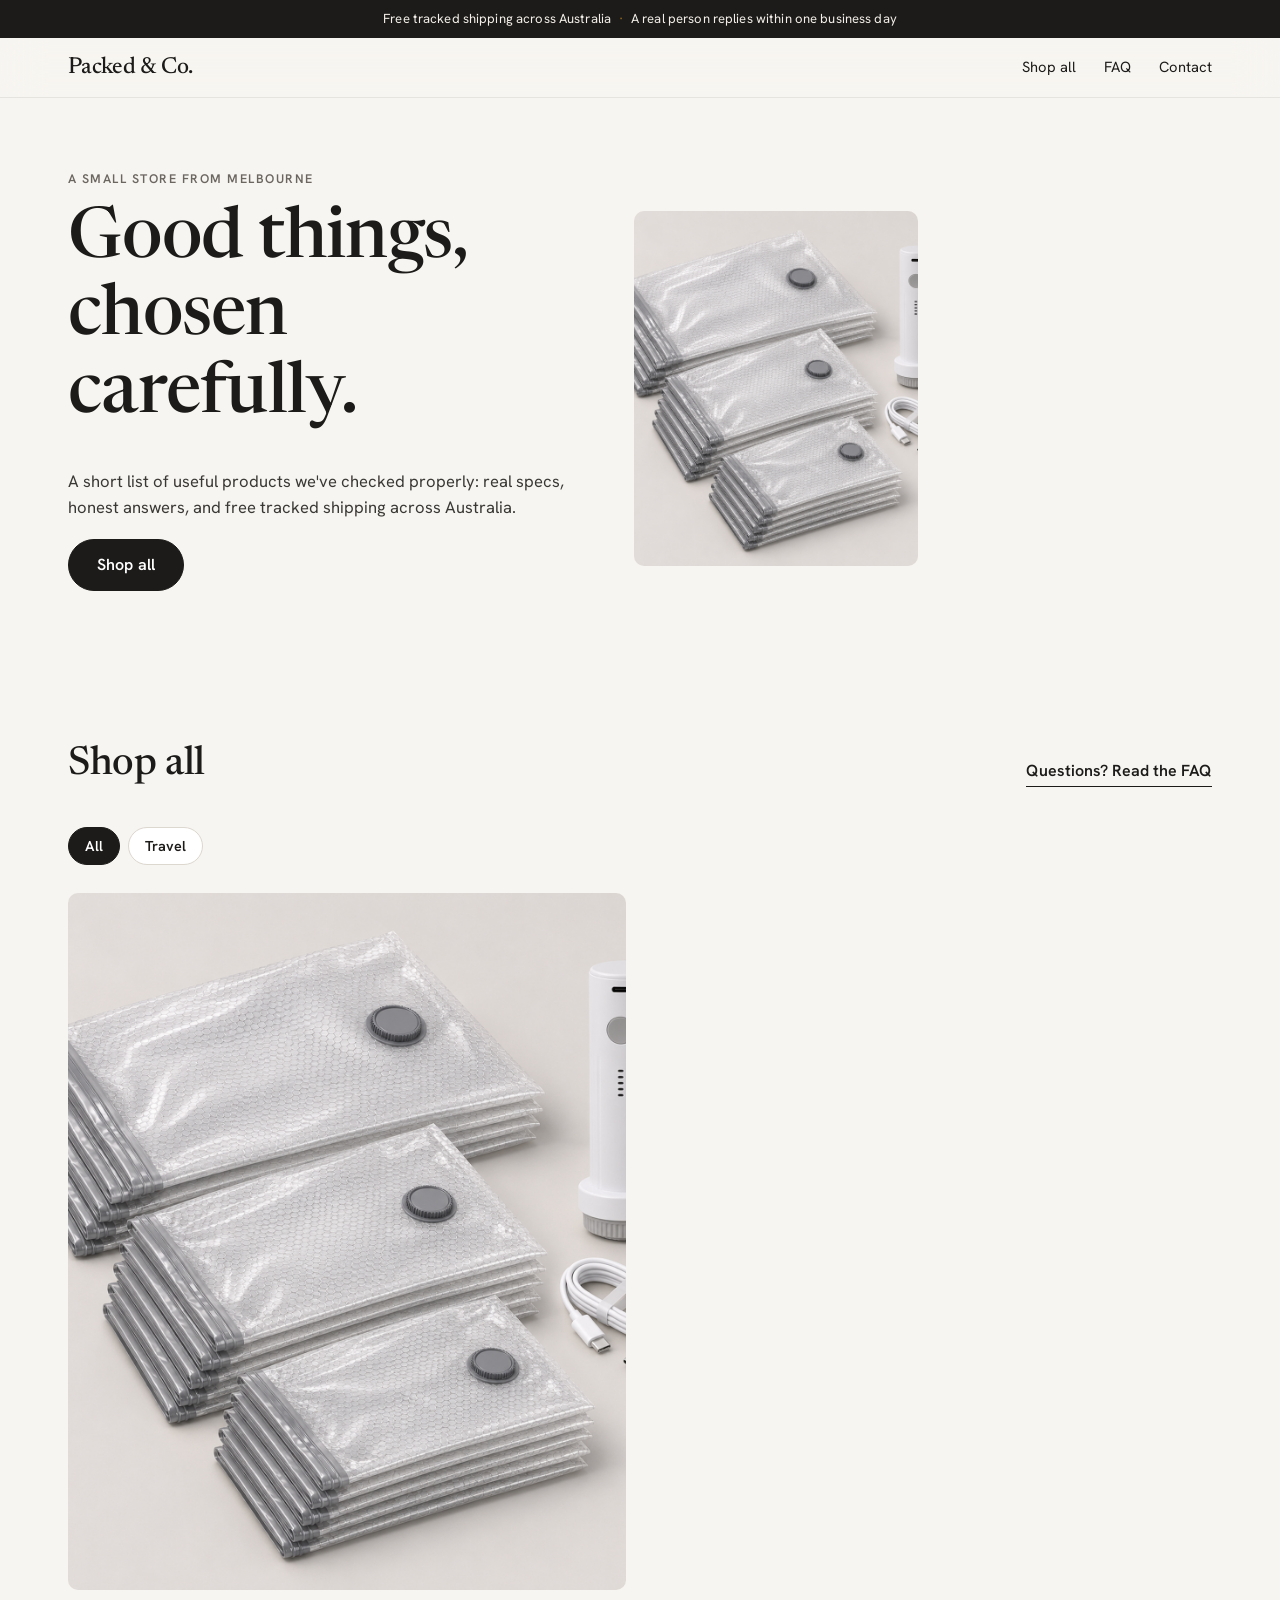
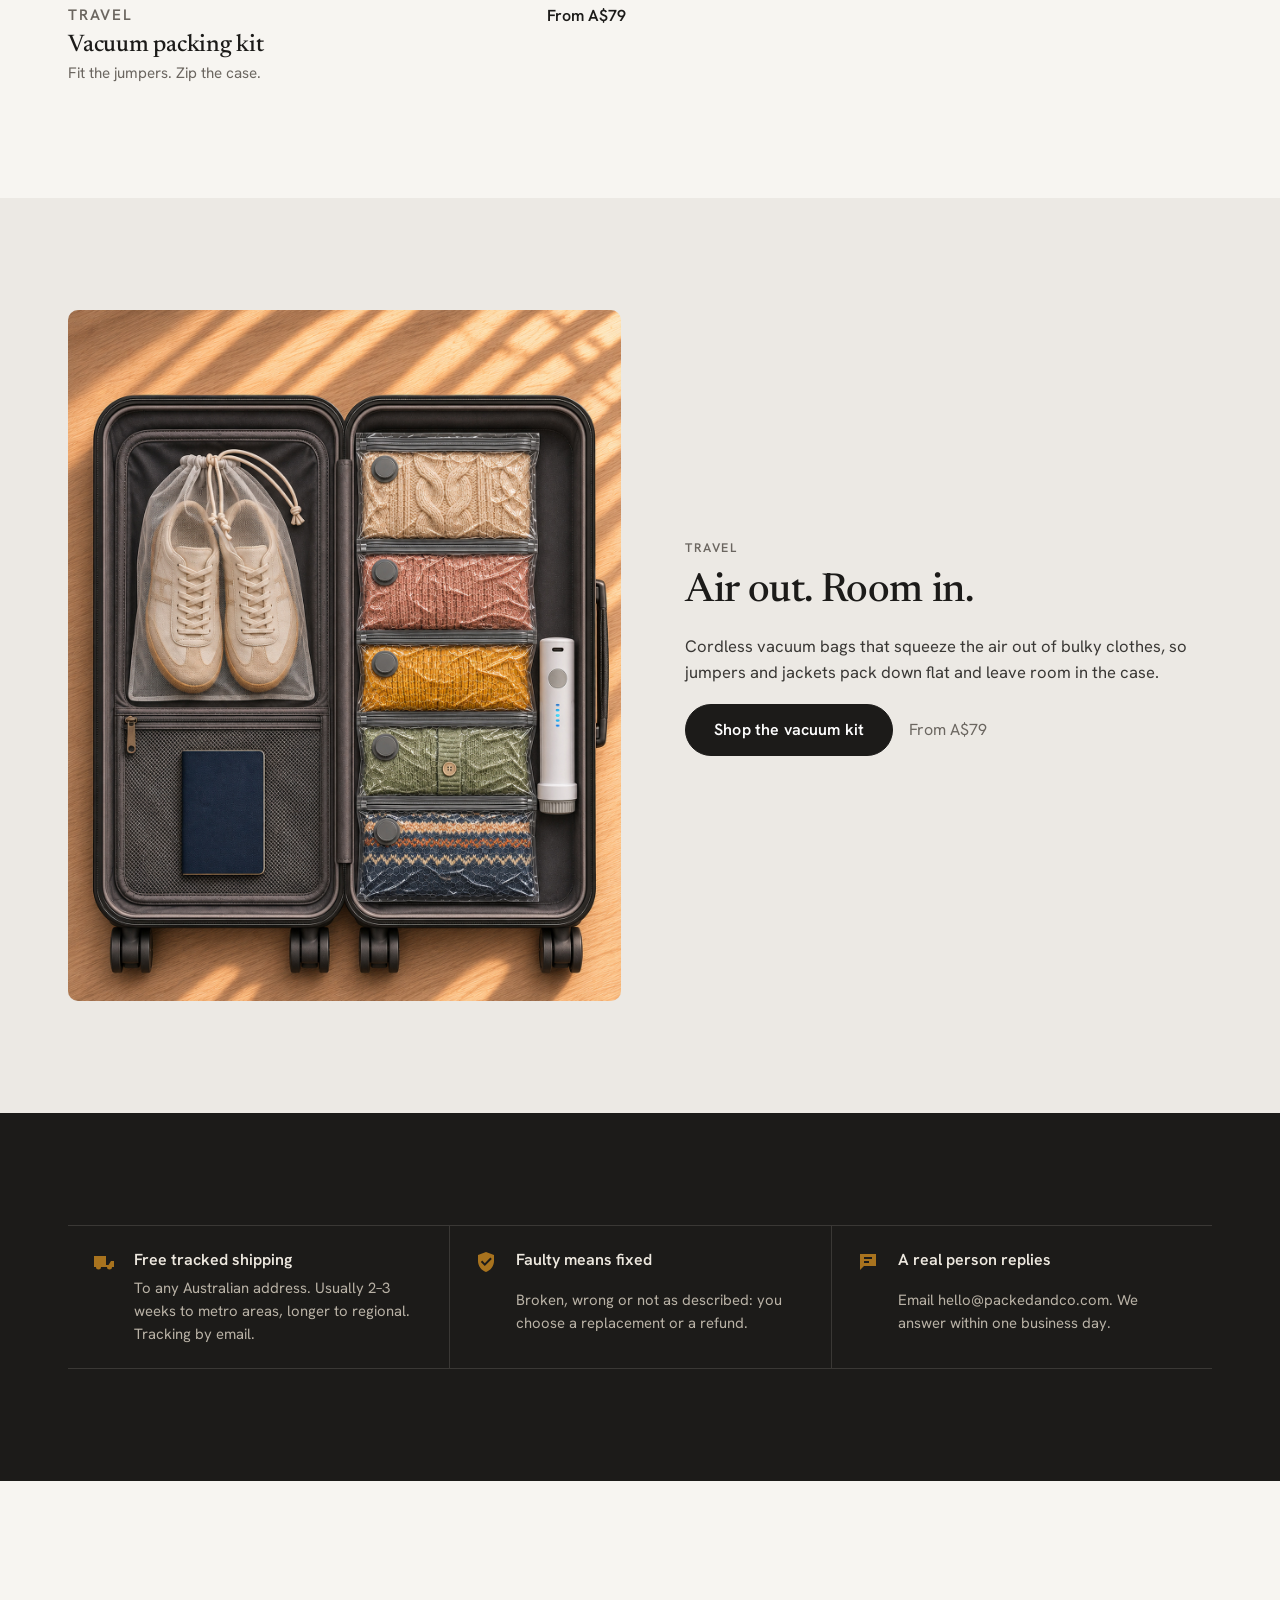
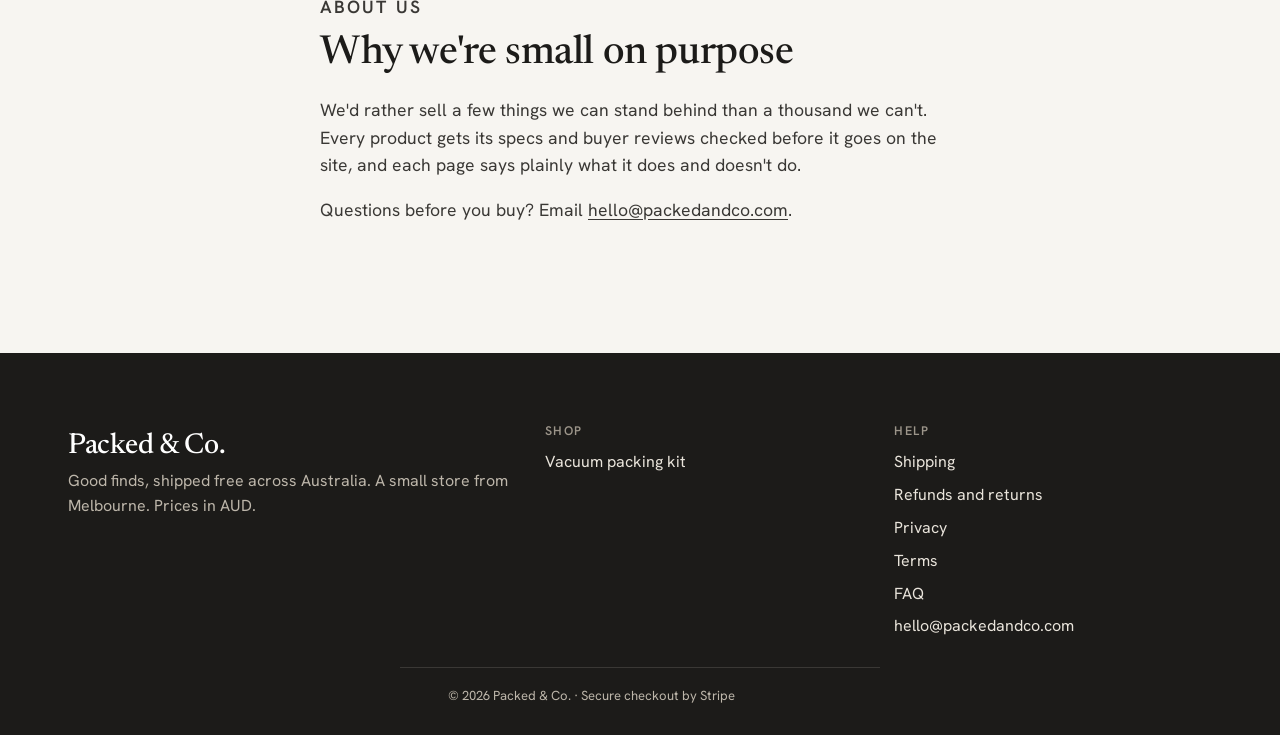
<file: index.html>
<!doctype html>
<html lang="en-AU">
<head>
<meta charset="utf-8">
<meta name="viewport" content="width=device-width, initial-scale=1, viewport-fit=cover">
<title>Packed &amp; Co. | Good finds, shipped free across Australia.</title>
<meta name="description" content="Good finds, shipped free across Australia.">
<link rel="canonical" href="https://packedandco.com/">
<meta property="og:type" content="website">
<meta property="og:site_name" content="Packed &amp; Co.">
<meta property="og:title" content="Packed &amp; Co. | Good finds, shipped free across Australia.">
<meta property="og:description" content="Good finds, shipped free across Australia.">
<meta property="og:url" content="https://packedandco.com/">
<meta property="og:image" content="https://packedandco.com/assets/lifestyle/hero-suitcase.jpg">
<meta name="twitter:card" content="summary_large_image">
<meta name="theme-color" content="#F7F5F1">
<link rel="preconnect" href="https://fonts.googleapis.com">
<link rel="preconnect" href="https://fonts.gstatic.com" crossorigin>
<link href="https://fonts.googleapis.com/css2?family=Hanken+Grotesk:wght@400;500;600;700&family=Newsreader:opsz,wght@6..72,400;6..72,500&display=swap" rel="stylesheet">
<link rel="stylesheet" href="/assets/style.css?v=1795769807">
<script>document.documentElement.classList.add('js')</script>
<script>window.PACKED_TRACK={"metaPixelId":"","clarityId":"","currency":"AUD","items":{"p01-s":{"id":"P01","name":"Vacuum packing kit (Starter)","value":79},"p01-t":{"id":"P01","name":"Vacuum packing kit (Traveller)","value":99},"p01-2t":{"id":"P01","name":"Vacuum packing kit (2\u00d7 Traveller)","value":179}}};</script>

</head>
<body>
<a class="skip" href="#main">Skip to content</a>
<div class="announce"><span>Free tracked shipping across Australia</span><span>A real person replies within one business day</span></div>
<header class="top"><div class="top-in">
  <a class="brand" href="/">Packed &amp; Co.</a>
  <nav aria-label="Main"><a href="/#shop">Shop all</a><a href="/faq.html">FAQ</a><a href="mailto:hello@packedandco.com">Contact</a></nav>
</div></header>
<main id="main">

<section class="home-hero"><div class="wrap home-hero-in">
  <div class="rv">
    <p class="eyebrow">A small store from Melbourne</p>
    <h1>Good things, chosen carefully.</h1>
    <p class="lede">A short list of useful products we&#x27;ve checked properly: real specs, honest answers, and free tracked shipping across Australia.</p>
    <p><a class="btn" href="#shop">Shop all</a></p>
  </div>
  <div class="mosaic"><div class="mosaic-tile rv" style="--d:0"><img src="/assets/products/vacuum-packing-kit/studio-kit.jpg" alt="The Traveller kit: clear vacuum bags in three sizes, the white cordless pump and a USB-C cable" width="1600" height="1600" fetchpriority="high" decoding="async"></div></div>
</div></section>

<section class="section" id="shop"><div class="wrap">
  <div class="section-head rv"><h2>Shop all</h2><a class="link-arrow" href="/faq.html">Questions? Read the FAQ</a></div>
  <nav class="chips" aria-label="Categories"><a href="/#shop" aria-current="page">All</a><a href="/category/travel.html" style="--cat:#4F6352">Travel</a></nav>
  <div class="cards"><a class="card rv" style="--d:0;--cat:#4F6352" href="/products/vacuum-packing-kit.html">
      <div class="card-img"><img src="/assets/products/vacuum-packing-kit/studio-kit.jpg" alt="The Traveller kit: clear vacuum bags in three sizes, the white cordless pump and a USB-C cable" width="1600" height="1600" loading="lazy" decoding="async"></div>
      <div class="card-body"><div><p class="eyebrow cat">Travel</p><h3>Vacuum packing kit</h3><p>Fit the jumpers. Zip the case.</p></div><span class="card-price">From A$79</span></div>
    </a></div>
</div></section>

<section class="section band"><div class="wrap split">
  <div class="split-img rv"><img src="/assets/products/vacuum-packing-kit/lifestyle-suitcase.jpg" alt="An open carry-on with five vacuum-flat bags of knits, a pair of sneakers and the white cordless pump" width="1280" height="1600" loading="lazy" decoding="async"></div>
  <div class="rv" style="--d:1">
    <p class="eyebrow">Travel</p>
    <h2>Air out. Room in.</h2>
    <p class="lede">Cordless vacuum bags that squeeze the air out of bulky clothes, so jumpers and jackets pack down flat and leave room in the case.</p>
    <p><a class="btn" href="/products/vacuum-packing-kit.html">Shop the vacuum kit</a> <span class="muted" style="margin-left:12px">From A$79</span></p>
  </div>
</div></section>

<section class="section night"><div class="wrap rv"><ul class="promises">
  <li><svg viewBox="0 0 24 24" aria-hidden="true"><path d="M2 6h12v9h2.5l2.5-4h3v6h-2a2.5 2.5 0 0 1-5 0H9a2.5 2.5 0 0 1-5 0H2z" fill="currentColor"/></svg><strong>Free tracked shipping</strong><span>To any Australian address. Usually 2–3 weeks to metro areas, longer to regional. Tracking by email.</span></li>
  <li><svg viewBox="0 0 24 24" aria-hidden="true"><path d="M12 2 4 5v6c0 5 3.4 9.4 8 11 4.6-1.6 8-6 8-11V5zm-1.2 14-4-4 1.4-1.4 2.6 2.6 5.6-5.6L17.8 9z" fill="currentColor"/></svg><strong>Faulty means fixed</strong><span>Broken, wrong or not as described: you choose a replacement or a refund.</span></li>
  <li><svg viewBox="0 0 24 24" aria-hidden="true"><path d="M4 4h16v12H8l-4 4zm4 5h8V7H8zm0 4h5v-2H8z" fill="currentColor"/></svg><strong>A real person replies</strong><span>Email hello@packedandco.com. We answer within one business day.</span></li>
</ul></div></section>

<section class="section"><div class="wrap about rv">
  <p class="eyebrow">About us</p>
  <h2>Why we're small on purpose</h2>
  <p>We'd rather sell a few things we can stand behind than a thousand we can't. Every product gets its specs and buyer reviews checked before it goes on the site, and each page says plainly what it does and doesn't do.</p>
  <p>Questions before you buy? Email <a href="mailto:hello@packedandco.com">hello@packedandco.com</a>.</p>
</div></section>

</main>
<footer class="foot">
  <div class="foot-in">
    <div><a class="brand" href="/">Packed &amp; Co.</a><p>Good finds, shipped free across Australia. A small store from Melbourne. Prices in AUD.</p></div>
    <div><h2>Shop</h2><nav aria-label="Shop footer"><a href="/products/vacuum-packing-kit.html">Vacuum packing kit</a></nav></div>
    <div><h2>Help</h2><nav aria-label="Help"><a href="/policies/shipping.html">Shipping</a><a href="/policies/refunds-returns.html">Refunds and returns</a><a href="/policies/privacy.html">Privacy</a><a href="/policies/terms.html">Terms</a><a href="/faq.html">FAQ</a><a href="mailto:hello@packedandco.com">hello@packedandco.com</a></nav></div>
  </div>
  <p class="foot-base">© 2026 Packed &amp; Co. · Secure checkout by Stripe</p>
</footer>
<script src="/assets/store.js?v=1795769807" defer></script>
<script src="/assets/track.js?v=1795769807" defer></script>
</body>
</html>
</file>
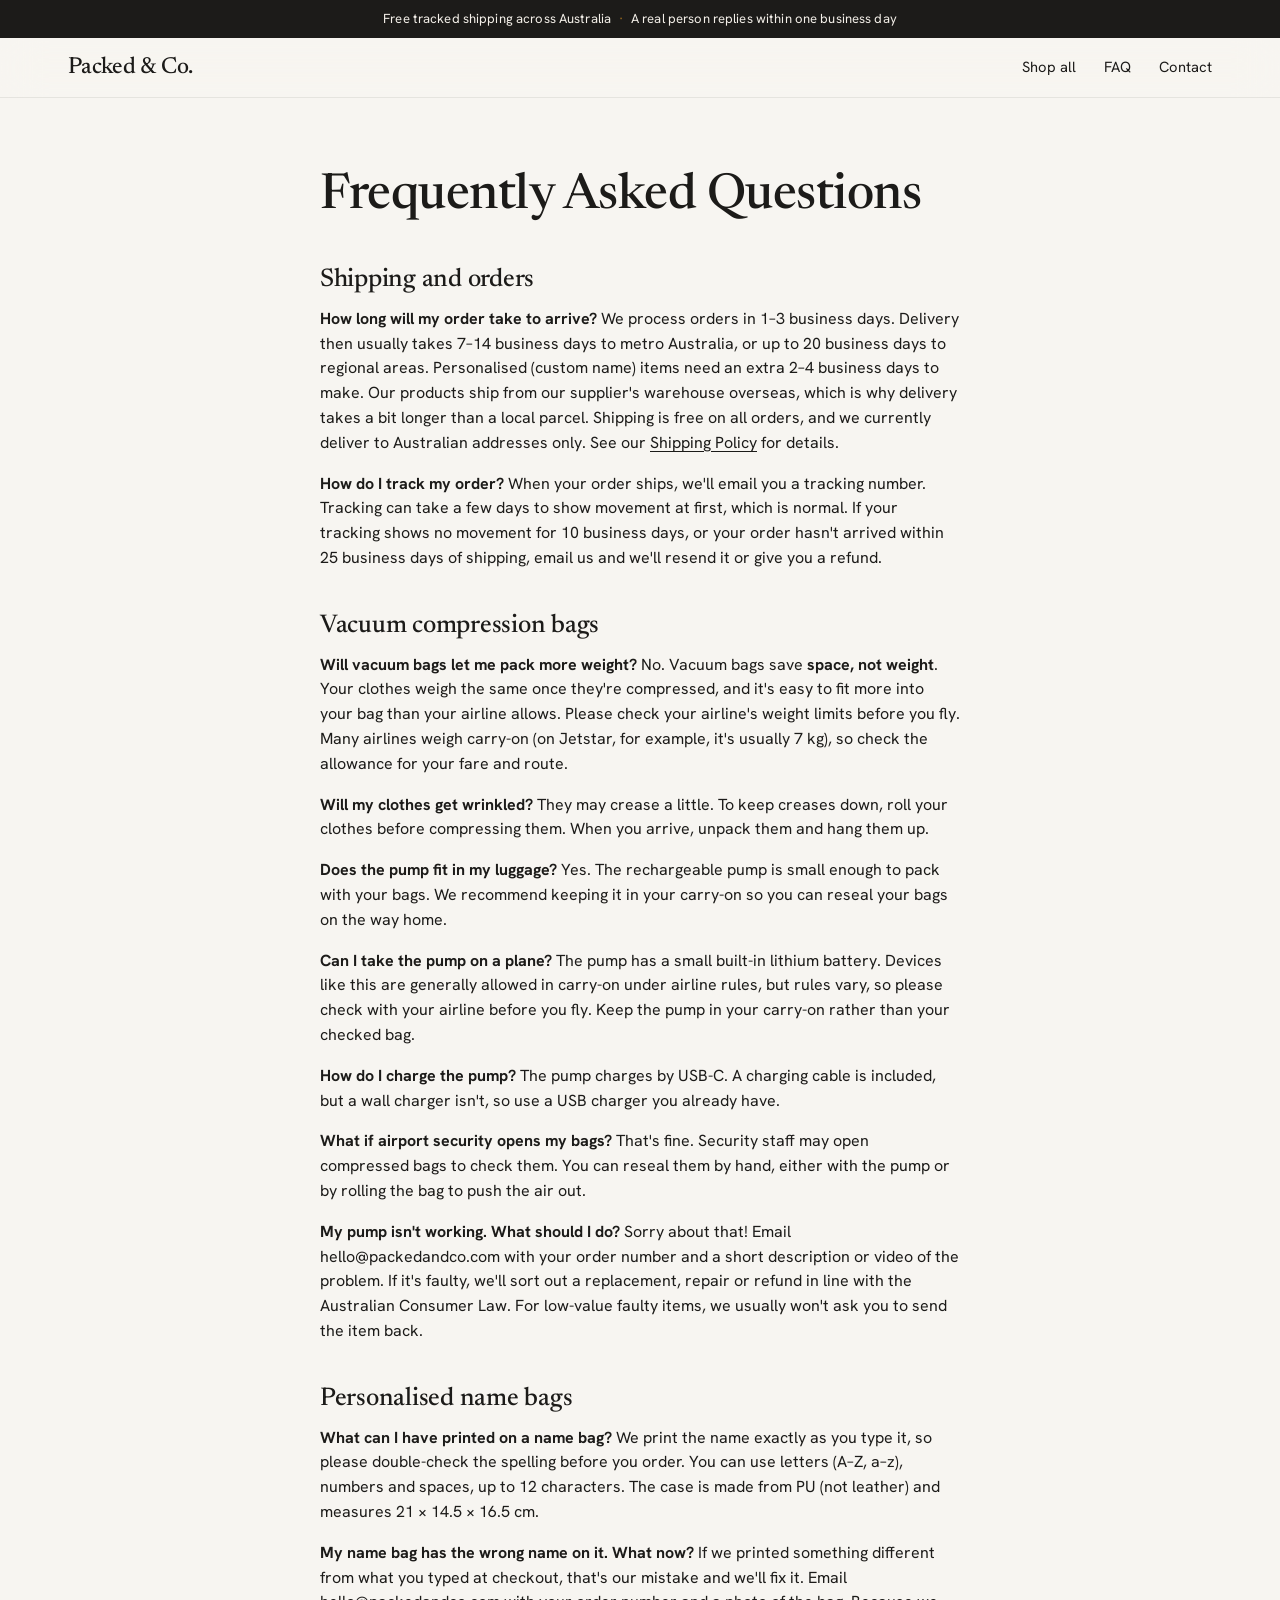
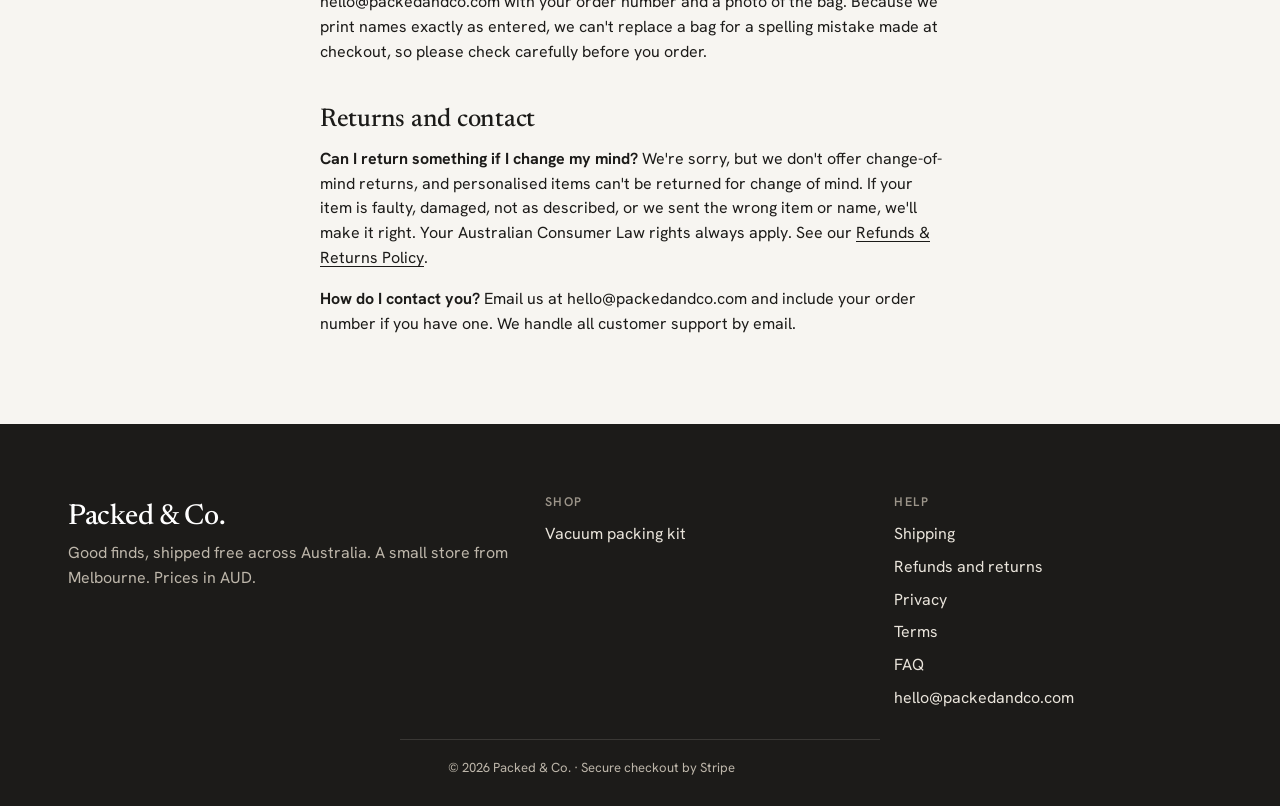
<file: faq.html>
<!doctype html>
<html lang="en-AU">
<head>
<meta charset="utf-8">
<meta name="viewport" content="width=device-width, initial-scale=1, viewport-fit=cover">
<title>FAQ | Packed &amp; Co.</title>
<meta name="description" content="Good finds, shipped free across Australia.">
<link rel="canonical" href="https://packedandco.com/faq.html">
<meta property="og:type" content="website">
<meta property="og:site_name" content="Packed &amp; Co.">
<meta property="og:title" content="FAQ | Packed &amp; Co.">
<meta property="og:description" content="Good finds, shipped free across Australia.">
<meta property="og:url" content="https://packedandco.com/faq.html">
<meta property="og:image" content="https://packedandco.com/assets/lifestyle/hero-suitcase.jpg">
<meta name="twitter:card" content="summary_large_image">
<meta name="theme-color" content="#F7F5F1">
<link rel="preconnect" href="https://fonts.googleapis.com">
<link rel="preconnect" href="https://fonts.gstatic.com" crossorigin>
<link href="https://fonts.googleapis.com/css2?family=Hanken+Grotesk:wght@400;500;600;700&family=Newsreader:opsz,wght@6..72,400;6..72,500&display=swap" rel="stylesheet">
<link rel="stylesheet" href="/assets/style.css?v=1795769807">
<script>document.documentElement.classList.add('js')</script>
<script>window.PACKED_TRACK={"metaPixelId":"","clarityId":"","currency":"AUD","items":{"p01-s":{"id":"P01","name":"Vacuum packing kit (Starter)","value":79},"p01-t":{"id":"P01","name":"Vacuum packing kit (Traveller)","value":99},"p01-2t":{"id":"P01","name":"Vacuum packing kit (2\u00d7 Traveller)","value":179}}};</script>

</head>
<body>
<a class="skip" href="#main">Skip to content</a>
<div class="announce"><span>Free tracked shipping across Australia</span><span>A real person replies within one business day</span></div>
<header class="top"><div class="top-in">
  <a class="brand" href="/">Packed &amp; Co.</a>
  <nav aria-label="Main"><a href="/#shop">Shop all</a><a href="/faq.html">FAQ</a><a href="mailto:hello@packedandco.com">Contact</a></nav>
</div></header>
<main id="main">
<article class="prose"><h1>Frequently Asked Questions</h1>
<h2>Shipping and orders</h2>
<p><strong>How long will my order take to arrive?</strong> We process orders in 1–3 business days. Delivery then usually takes 7–14 business days to metro Australia, or up to 20 business days to regional areas. Personalised (custom name) items need an extra 2–4 business days to make. Our products ship from our supplier's warehouse overseas, which is why delivery takes a bit longer than a local parcel. Shipping is free on all orders, and we currently deliver to Australian addresses only. See our <a href="/policies/shipping.html">Shipping Policy</a> for details.</p>
<p><strong>How do I track my order?</strong> When your order ships, we'll email you a tracking number. Tracking can take a few days to show movement at first, which is normal. If your tracking shows no movement for 10 business days, or your order hasn't arrived within 25 business days of shipping, email us and we'll resend it or give you a refund.</p>
<h2>Vacuum compression bags</h2>
<p><strong>Will vacuum bags let me pack more weight?</strong> No. Vacuum bags save <strong>space, not weight</strong>. Your clothes weigh the same once they're compressed, and it's easy to fit more into your bag than your airline allows. Please check your airline's weight limits before you fly. Many airlines weigh carry-on (on Jetstar, for example, it's usually 7 kg), so check the allowance for your fare and route.</p>
<p><strong>Will my clothes get wrinkled?</strong> They may crease a little. To keep creases down, roll your clothes before compressing them. When you arrive, unpack them and hang them up.</p>
<p><strong>Does the pump fit in my luggage?</strong> Yes. The rechargeable pump is small enough to pack with your bags. We recommend keeping it in your carry-on so you can reseal your bags on the way home.</p>
<p><strong>Can I take the pump on a plane?</strong> The pump has a small built-in lithium battery. Devices like this are generally allowed in carry-on under airline rules, but rules vary, so please check with your airline before you fly. Keep the pump in your carry-on rather than your checked bag.</p>
<p><strong>How do I charge the pump?</strong> The pump charges by USB-C. A charging cable is included, but a wall charger isn't, so use a USB charger you already have.</p>
<p><strong>What if airport security opens my bags?</strong> That's fine. Security staff may open compressed bags to check them. You can reseal them by hand, either with the pump or by rolling the bag to push the air out.</p>
<p><strong>My pump isn't working. What should I do?</strong> Sorry about that! Email hello@packedandco.com with your order number and a short description or video of the problem. If it's faulty, we'll sort out a replacement, repair or refund in line with the Australian Consumer Law. For low-value faulty items, we usually won't ask you to send the item back.</p>
<h2>Personalised name bags</h2>
<p><strong>What can I have printed on a name bag?</strong> We print the name exactly as you type it, so please double-check the spelling before you order. You can use letters (A–Z, a–z), numbers and spaces, up to 12 characters. The case is made from PU (not leather) and measures 21 × 14.5 × 16.5 cm.</p>
<p><strong>My name bag has the wrong name on it. What now?</strong> If we printed something different from what you typed at checkout, that's our mistake and we'll fix it. Email hello@packedandco.com with your order number and a photo of the bag. Because we print names exactly as entered, we can't replace a bag for a spelling mistake made at checkout, so please check carefully before you order.</p>
<h2>Returns and contact</h2>
<p><strong>Can I return something if I change my mind?</strong> We're sorry, but we don't offer change-of-mind returns, and personalised items can't be returned for change of mind. If your item is faulty, damaged, not as described, or we sent the wrong item or name, we'll make it right. Your Australian Consumer Law rights always apply. See our <a href="/policies/refunds-returns.html">Refunds &amp; Returns Policy</a>.</p>
<p><strong>How do I contact you?</strong> Email us at hello@packedandco.com and include your order number if you have one. We handle all customer support by email.</p></article>
</main>
<footer class="foot">
  <div class="foot-in">
    <div><a class="brand" href="/">Packed &amp; Co.</a><p>Good finds, shipped free across Australia. A small store from Melbourne. Prices in AUD.</p></div>
    <div><h2>Shop</h2><nav aria-label="Shop footer"><a href="/products/vacuum-packing-kit.html">Vacuum packing kit</a></nav></div>
    <div><h2>Help</h2><nav aria-label="Help"><a href="/policies/shipping.html">Shipping</a><a href="/policies/refunds-returns.html">Refunds and returns</a><a href="/policies/privacy.html">Privacy</a><a href="/policies/terms.html">Terms</a><a href="/faq.html">FAQ</a><a href="mailto:hello@packedandco.com">hello@packedandco.com</a></nav></div>
  </div>
  <p class="foot-base">© 2026 Packed &amp; Co. · Secure checkout by Stripe</p>
</footer>
<script src="/assets/store.js?v=1795769807" defer></script>
<script src="/assets/track.js?v=1795769807" defer></script>
</body>
</html>
</file>
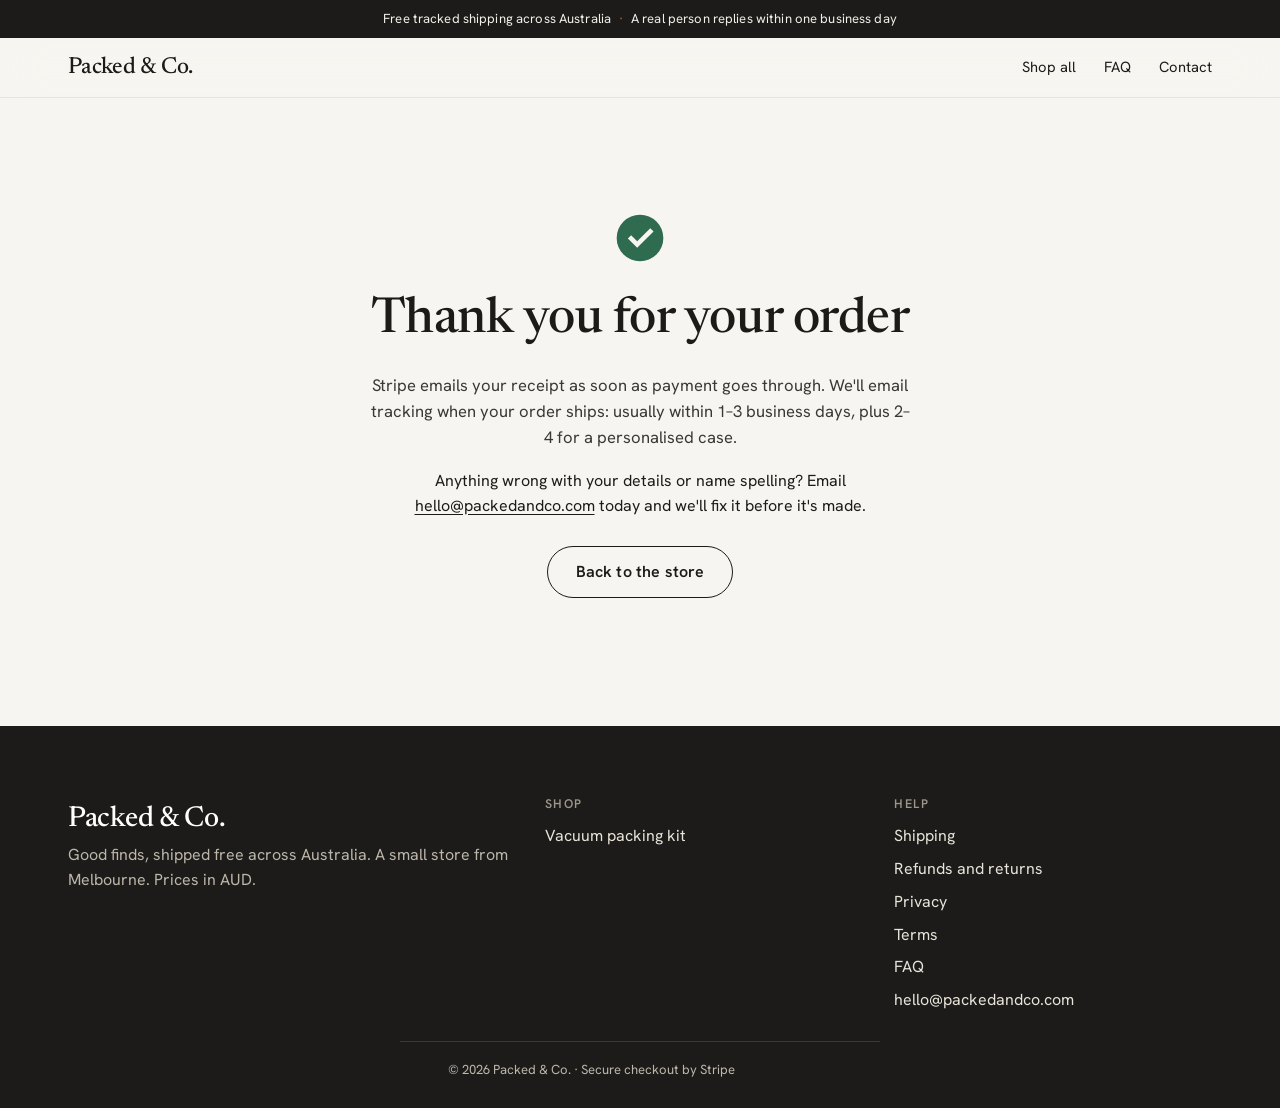
<file: thanks.html>
<!doctype html>
<html lang="en-AU">
<head>
<meta charset="utf-8">
<meta name="viewport" content="width=device-width, initial-scale=1, viewport-fit=cover">
<title>Thank you | Packed &amp; Co.</title>
<meta name="description" content="Order confirmed.">
<link rel="canonical" href="https://packedandco.com/thanks.html">
<meta property="og:type" content="website">
<meta property="og:site_name" content="Packed &amp; Co.">
<meta property="og:title" content="Thank you | Packed &amp; Co.">
<meta property="og:description" content="Order confirmed.">
<meta property="og:url" content="https://packedandco.com/thanks.html">
<meta property="og:image" content="https://packedandco.com/assets/lifestyle/hero-suitcase.jpg">
<meta name="twitter:card" content="summary_large_image">
<meta name="theme-color" content="#F7F5F1">
<link rel="preconnect" href="https://fonts.googleapis.com">
<link rel="preconnect" href="https://fonts.gstatic.com" crossorigin>
<link href="https://fonts.googleapis.com/css2?family=Hanken+Grotesk:wght@400;500;600;700&family=Newsreader:opsz,wght@6..72,400;6..72,500&display=swap" rel="stylesheet">
<link rel="stylesheet" href="/assets/style.css?v=1795769807">
<script>document.documentElement.classList.add('js')</script>
<script>window.PACKED_TRACK={"metaPixelId":"","clarityId":"","currency":"AUD","items":{"p01-s":{"id":"P01","name":"Vacuum packing kit (Starter)","value":79},"p01-t":{"id":"P01","name":"Vacuum packing kit (Traveller)","value":99},"p01-2t":{"id":"P01","name":"Vacuum packing kit (2\u00d7 Traveller)","value":179}}};</script>
<meta name="robots" content="noindex">
</head>
<body data-page="thanks">
<a class="skip" href="#main">Skip to content</a>
<div class="announce"><span>Free tracked shipping across Australia</span><span>A real person replies within one business day</span></div>
<header class="top"><div class="top-in">
  <a class="brand" href="/">Packed &amp; Co.</a>
  <nav aria-label="Main"><a href="/#shop">Shop all</a><a href="/faq.html">FAQ</a><a href="mailto:hello@packedandco.com">Contact</a></nav>
</div></header>
<main id="main">
<section class="thanks">
  <svg class="tick" viewBox="0 0 24 24" aria-hidden="true"><path fill="currentColor" d="M12 2a10 10 0 1 0 0 20 10 10 0 0 0 0-20zm-1.2 14.2-4-4 1.4-1.4 2.6 2.6 5.6-5.6 1.4 1.4z"/></svg>
  <h1>Thank you for your order</h1>
  <p class="lede">Stripe emails your receipt as soon as payment goes through. We'll email tracking when your order ships: usually within 1–3 business days, plus 2–4 for a personalised case.</p>
  <p>Anything wrong with your details or name spelling? Email <a href="mailto:hello@packedandco.com">hello@packedandco.com</a> today and we'll fix it before it's made.</p>
  <p style="margin-top:28px"><a class="btn ghost" href="/">Back to the store</a></p>
</section>
</main>
<footer class="foot">
  <div class="foot-in">
    <div><a class="brand" href="/">Packed &amp; Co.</a><p>Good finds, shipped free across Australia. A small store from Melbourne. Prices in AUD.</p></div>
    <div><h2>Shop</h2><nav aria-label="Shop footer"><a href="/products/vacuum-packing-kit.html">Vacuum packing kit</a></nav></div>
    <div><h2>Help</h2><nav aria-label="Help"><a href="/policies/shipping.html">Shipping</a><a href="/policies/refunds-returns.html">Refunds and returns</a><a href="/policies/privacy.html">Privacy</a><a href="/policies/terms.html">Terms</a><a href="/faq.html">FAQ</a><a href="mailto:hello@packedandco.com">hello@packedandco.com</a></nav></div>
  </div>
  <p class="foot-base">© 2026 Packed &amp; Co. · Secure checkout by Stripe</p>
</footer>
<script src="/assets/store.js?v=1795769807" defer></script>
<script src="/assets/track.js?v=1795769807" defer></script>
</body>
</html>
</file>
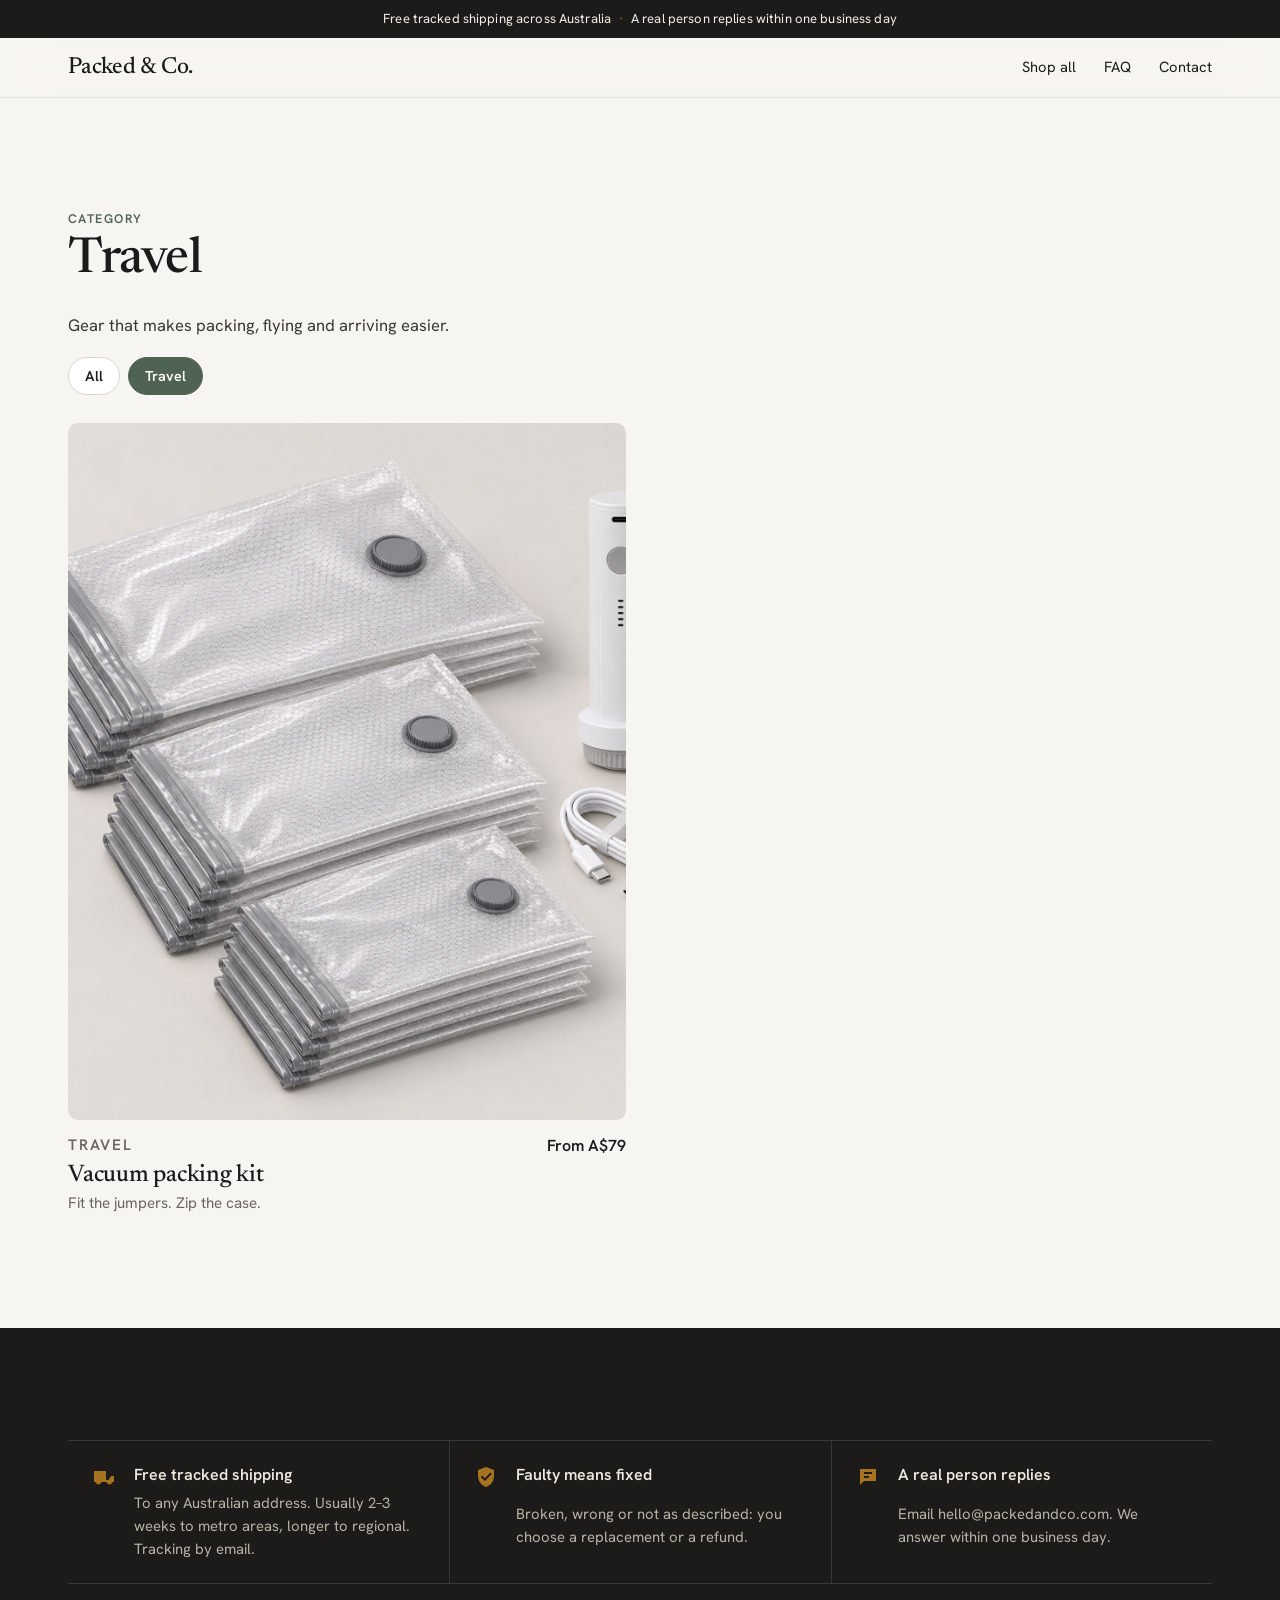
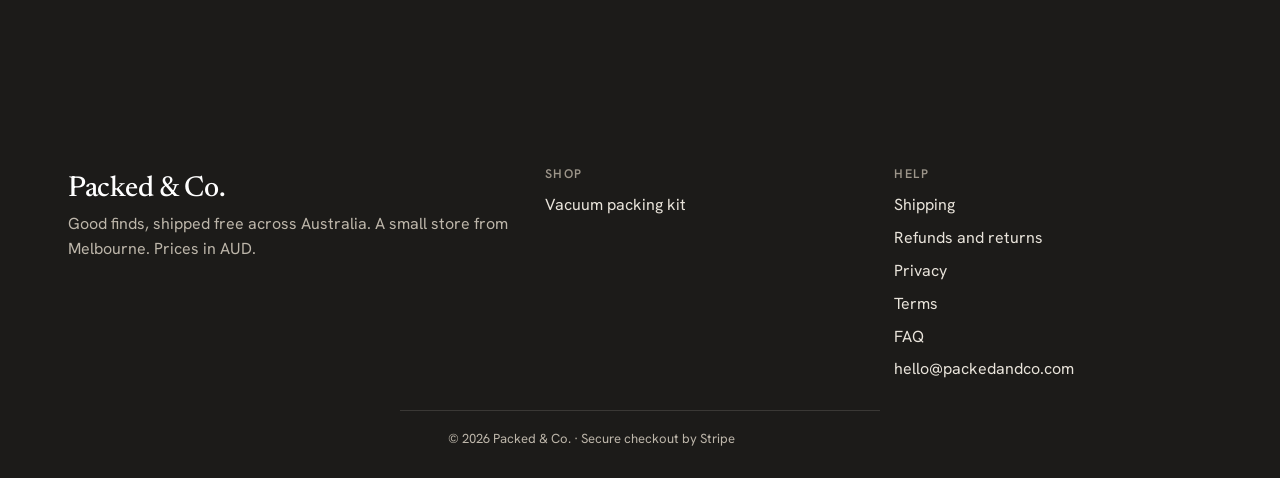
<file: category/travel.html>
<!doctype html>
<html lang="en-AU">
<head>
<meta charset="utf-8">
<meta name="viewport" content="width=device-width, initial-scale=1, viewport-fit=cover">
<title>Travel | Packed &amp; Co.</title>
<meta name="description" content="Gear that makes packing, flying and arriving easier.">
<link rel="canonical" href="https://packedandco.com/category/travel.html">
<meta property="og:type" content="website">
<meta property="og:site_name" content="Packed &amp; Co.">
<meta property="og:title" content="Travel | Packed &amp; Co.">
<meta property="og:description" content="Gear that makes packing, flying and arriving easier.">
<meta property="og:url" content="https://packedandco.com/category/travel.html">
<meta property="og:image" content="https://packedandco.com/assets/lifestyle/hero-suitcase.jpg">
<meta name="twitter:card" content="summary_large_image">
<meta name="theme-color" content="#F7F5F1">
<link rel="preconnect" href="https://fonts.googleapis.com">
<link rel="preconnect" href="https://fonts.gstatic.com" crossorigin>
<link href="https://fonts.googleapis.com/css2?family=Hanken+Grotesk:wght@400;500;600;700&family=Newsreader:opsz,wght@6..72,400;6..72,500&display=swap" rel="stylesheet">
<link rel="stylesheet" href="/assets/style.css?v=1795769807">
<script>document.documentElement.classList.add('js')</script>
<script>window.PACKED_TRACK={"metaPixelId":"","clarityId":"","currency":"AUD","items":{"p01-s":{"id":"P01","name":"Vacuum packing kit (Starter)","value":79},"p01-t":{"id":"P01","name":"Vacuum packing kit (Traveller)","value":99},"p01-2t":{"id":"P01","name":"Vacuum packing kit (2\u00d7 Traveller)","value":179}}};</script>

</head>
<body>
<a class="skip" href="#main">Skip to content</a>
<div class="announce"><span>Free tracked shipping across Australia</span><span>A real person replies within one business day</span></div>
<header class="top"><div class="top-in">
  <a class="brand" href="/">Packed &amp; Co.</a>
  <nav aria-label="Main"><a href="/#shop">Shop all</a><a href="/faq.html">FAQ</a><a href="mailto:hello@packedandco.com">Contact</a></nav>
</div></header>
<main id="main">
<section class="section"><div class="wrap">
  <div class="rv" style="--cat:#4F6352"><p class="eyebrow cat">Category</p><h1>Travel</h1><p class="lede">Gear that makes packing, flying and arriving easier.</p></div>
  <nav class="chips" aria-label="Categories"><a href="/#shop">All</a><a href="/category/travel.html" aria-current="page" style="--cat:#4F6352">Travel</a></nav>
  <div class="cards"><a class="card rv" style="--d:0;--cat:#4F6352" href="/products/vacuum-packing-kit.html">
      <div class="card-img"><img src="/assets/products/vacuum-packing-kit/studio-kit.jpg" alt="The Traveller kit: clear vacuum bags in three sizes, the white cordless pump and a USB-C cable" width="1600" height="1600" loading="lazy" decoding="async"></div>
      <div class="card-body"><div><p class="eyebrow cat">Travel</p><h3>Vacuum packing kit</h3><p>Fit the jumpers. Zip the case.</p></div><span class="card-price">From A$79</span></div>
    </a></div>
</div></section>
<section class="section night"><div class="wrap"><ul class="promises">
  <li><svg viewBox="0 0 24 24" aria-hidden="true"><path d="M2 6h12v9h2.5l2.5-4h3v6h-2a2.5 2.5 0 0 1-5 0H9a2.5 2.5 0 0 1-5 0H2z" fill="currentColor"/></svg><strong>Free tracked shipping</strong><span>To any Australian address. Usually 2–3 weeks to metro areas, longer to regional. Tracking by email.</span></li>
  <li><svg viewBox="0 0 24 24" aria-hidden="true"><path d="M12 2 4 5v6c0 5 3.4 9.4 8 11 4.6-1.6 8-6 8-11V5zm-1.2 14-4-4 1.4-1.4 2.6 2.6 5.6-5.6L17.8 9z" fill="currentColor"/></svg><strong>Faulty means fixed</strong><span>Broken, wrong or not as described: you choose a replacement or a refund.</span></li>
  <li><svg viewBox="0 0 24 24" aria-hidden="true"><path d="M4 4h16v12H8l-4 4zm4 5h8V7H8zm0 4h5v-2H8z" fill="currentColor"/></svg><strong>A real person replies</strong><span>Email hello@packedandco.com. We answer within one business day.</span></li>
</ul></div></section>
</main>
<footer class="foot">
  <div class="foot-in">
    <div><a class="brand" href="/">Packed &amp; Co.</a><p>Good finds, shipped free across Australia. A small store from Melbourne. Prices in AUD.</p></div>
    <div><h2>Shop</h2><nav aria-label="Shop footer"><a href="/products/vacuum-packing-kit.html">Vacuum packing kit</a></nav></div>
    <div><h2>Help</h2><nav aria-label="Help"><a href="/policies/shipping.html">Shipping</a><a href="/policies/refunds-returns.html">Refunds and returns</a><a href="/policies/privacy.html">Privacy</a><a href="/policies/terms.html">Terms</a><a href="/faq.html">FAQ</a><a href="mailto:hello@packedandco.com">hello@packedandco.com</a></nav></div>
  </div>
  <p class="foot-base">© 2026 Packed &amp; Co. · Secure checkout by Stripe</p>
</footer>
<script src="/assets/store.js?v=1795769807" defer></script>
<script src="/assets/track.js?v=1795769807" defer></script>
</body>
</html>
</file>
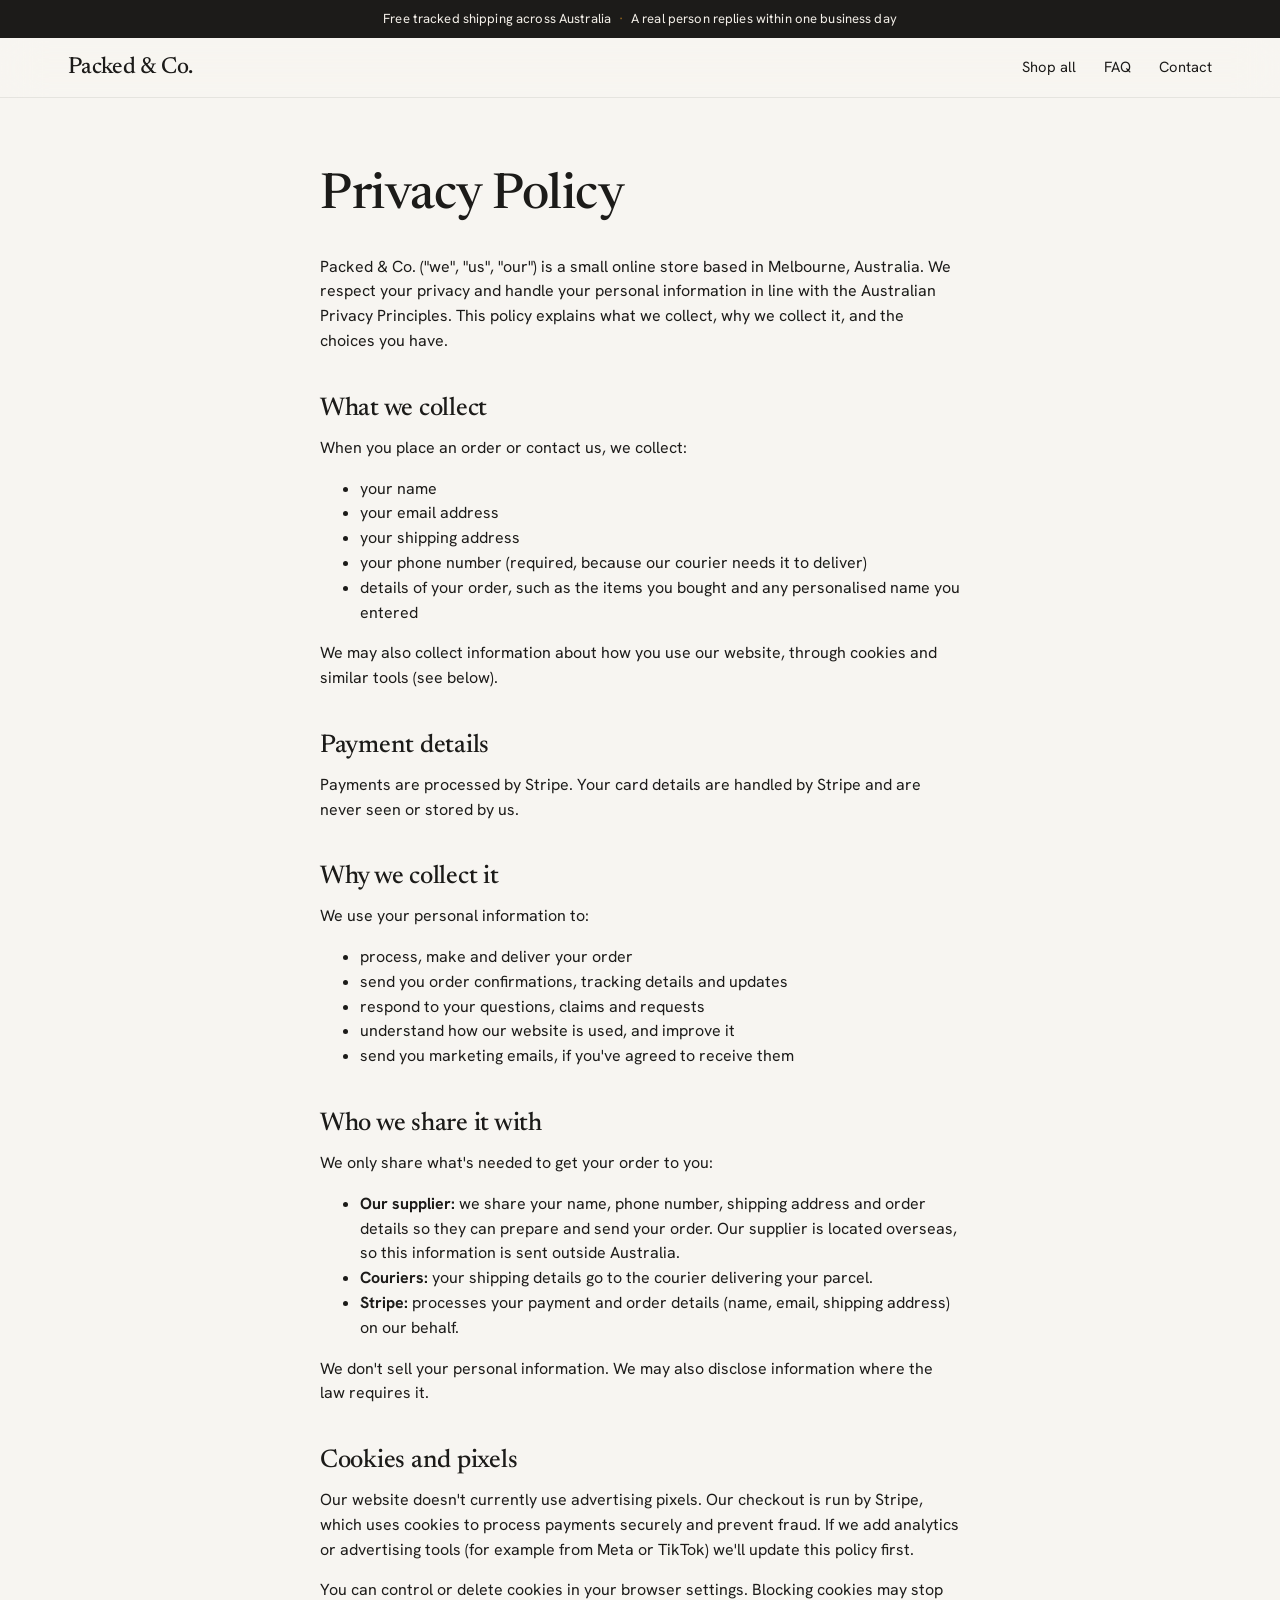
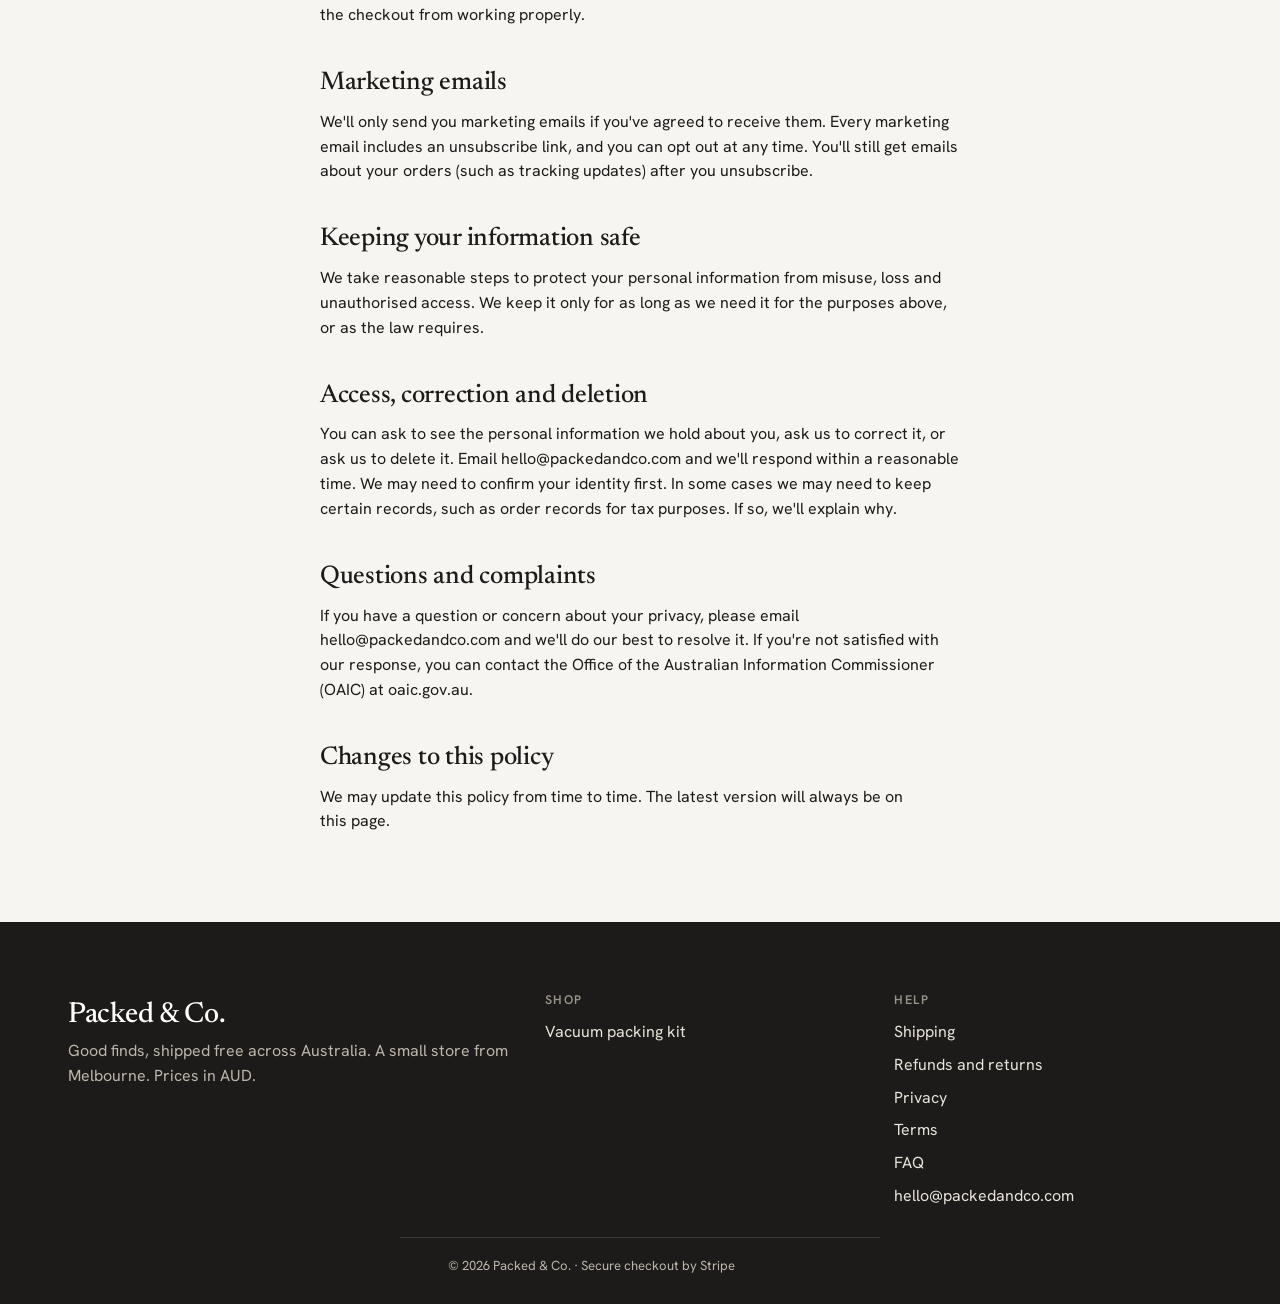
<file: policies/privacy.html>
<!doctype html>
<html lang="en-AU">
<head>
<meta charset="utf-8">
<meta name="viewport" content="width=device-width, initial-scale=1, viewport-fit=cover">
<title>Privacy | Packed &amp; Co.</title>
<meta name="description" content="Good finds, shipped free across Australia.">
<link rel="canonical" href="https://packedandco.com/policies/privacy.html">
<meta property="og:type" content="website">
<meta property="og:site_name" content="Packed &amp; Co.">
<meta property="og:title" content="Privacy | Packed &amp; Co.">
<meta property="og:description" content="Good finds, shipped free across Australia.">
<meta property="og:url" content="https://packedandco.com/policies/privacy.html">
<meta property="og:image" content="https://packedandco.com/assets/lifestyle/hero-suitcase.jpg">
<meta name="twitter:card" content="summary_large_image">
<meta name="theme-color" content="#F7F5F1">
<link rel="preconnect" href="https://fonts.googleapis.com">
<link rel="preconnect" href="https://fonts.gstatic.com" crossorigin>
<link href="https://fonts.googleapis.com/css2?family=Hanken+Grotesk:wght@400;500;600;700&family=Newsreader:opsz,wght@6..72,400;6..72,500&display=swap" rel="stylesheet">
<link rel="stylesheet" href="/assets/style.css?v=1795769807">
<script>document.documentElement.classList.add('js')</script>
<script>window.PACKED_TRACK={"metaPixelId":"","clarityId":"","currency":"AUD","items":{"p01-s":{"id":"P01","name":"Vacuum packing kit (Starter)","value":79},"p01-t":{"id":"P01","name":"Vacuum packing kit (Traveller)","value":99},"p01-2t":{"id":"P01","name":"Vacuum packing kit (2\u00d7 Traveller)","value":179}}};</script>

</head>
<body>
<a class="skip" href="#main">Skip to content</a>
<div class="announce"><span>Free tracked shipping across Australia</span><span>A real person replies within one business day</span></div>
<header class="top"><div class="top-in">
  <a class="brand" href="/">Packed &amp; Co.</a>
  <nav aria-label="Main"><a href="/#shop">Shop all</a><a href="/faq.html">FAQ</a><a href="mailto:hello@packedandco.com">Contact</a></nav>
</div></header>
<main id="main">
<article class="prose"><h1>Privacy Policy</h1>
<p>Packed &amp; Co. ("we", "us", "our") is a small online store based in Melbourne, Australia. We respect your privacy and handle your personal information in line with the Australian Privacy Principles. This policy explains what we collect, why we collect it, and the choices you have.</p>
<h2>What we collect</h2>
<p>When you place an order or contact us, we collect:</p>
<ul><li>your name</li><li>your email address</li><li>your shipping address</li><li>your phone number (required, because our courier needs it to deliver)</li><li>details of your order, such as the items you bought and any personalised name you entered</li></ul>
<p>We may also collect information about how you use our website, through cookies and similar tools (see below).</p>
<h2>Payment details</h2>
<p>Payments are processed by Stripe. Your card details are handled by Stripe and are never seen or stored by us.</p>
<h2>Why we collect it</h2>
<p>We use your personal information to:</p>
<ul><li>process, make and deliver your order</li><li>send you order confirmations, tracking details and updates</li><li>respond to your questions, claims and requests</li><li>understand how our website is used, and improve it</li><li>send you marketing emails, if you've agreed to receive them</li></ul>
<h2>Who we share it with</h2>
<p>We only share what's needed to get your order to you:</p>
<ul><li><strong>Our supplier:</strong> we share your name, phone number, shipping address and order details so they can prepare and send your order. Our supplier is located overseas, so this information is sent outside Australia.</li><li><strong>Couriers:</strong> your shipping details go to the courier delivering your parcel.</li><li><strong>Stripe:</strong> processes your payment and order details (name, email, shipping address) on our behalf.</li></ul>
<p>We don't sell your personal information. We may also disclose information where the law requires it.</p>
<h2>Cookies and pixels</h2>
<p>Our website doesn't currently use advertising pixels. Our checkout is run by Stripe, which uses cookies to process payments securely and prevent fraud. If we add analytics or advertising tools (for example from Meta or TikTok) we'll update this policy first.</p>
<p>You can control or delete cookies in your browser settings. Blocking cookies may stop the checkout from working properly.</p>
<h2>Marketing emails</h2>
<p>We'll only send you marketing emails if you've agreed to receive them. Every marketing email includes an unsubscribe link, and you can opt out at any time. You'll still get emails about your orders (such as tracking updates) after you unsubscribe.</p>
<h2>Keeping your information safe</h2>
<p>We take reasonable steps to protect your personal information from misuse, loss and unauthorised access. We keep it only for as long as we need it for the purposes above, or as the law requires.</p>
<h2>Access, correction and deletion</h2>
<p>You can ask to see the personal information we hold about you, ask us to correct it, or ask us to delete it. Email hello@packedandco.com and we'll respond within a reasonable time. We may need to confirm your identity first. In some cases we may need to keep certain records, such as order records for tax purposes. If so, we'll explain why.</p>
<h2>Questions and complaints</h2>
<p>If you have a question or concern about your privacy, please email hello@packedandco.com and we'll do our best to resolve it. If you're not satisfied with our response, you can contact the Office of the Australian Information Commissioner (OAIC) at oaic.gov.au.</p>
<h2>Changes to this policy</h2>
<p>We may update this policy from time to time. The latest version will always be on this page.</p></article>
</main>
<footer class="foot">
  <div class="foot-in">
    <div><a class="brand" href="/">Packed &amp; Co.</a><p>Good finds, shipped free across Australia. A small store from Melbourne. Prices in AUD.</p></div>
    <div><h2>Shop</h2><nav aria-label="Shop footer"><a href="/products/vacuum-packing-kit.html">Vacuum packing kit</a></nav></div>
    <div><h2>Help</h2><nav aria-label="Help"><a href="/policies/shipping.html">Shipping</a><a href="/policies/refunds-returns.html">Refunds and returns</a><a href="/policies/privacy.html">Privacy</a><a href="/policies/terms.html">Terms</a><a href="/faq.html">FAQ</a><a href="mailto:hello@packedandco.com">hello@packedandco.com</a></nav></div>
  </div>
  <p class="foot-base">© 2026 Packed &amp; Co. · Secure checkout by Stripe</p>
</footer>
<script src="/assets/store.js?v=1795769807" defer></script>
<script src="/assets/track.js?v=1795769807" defer></script>
</body>
</html>
</file>
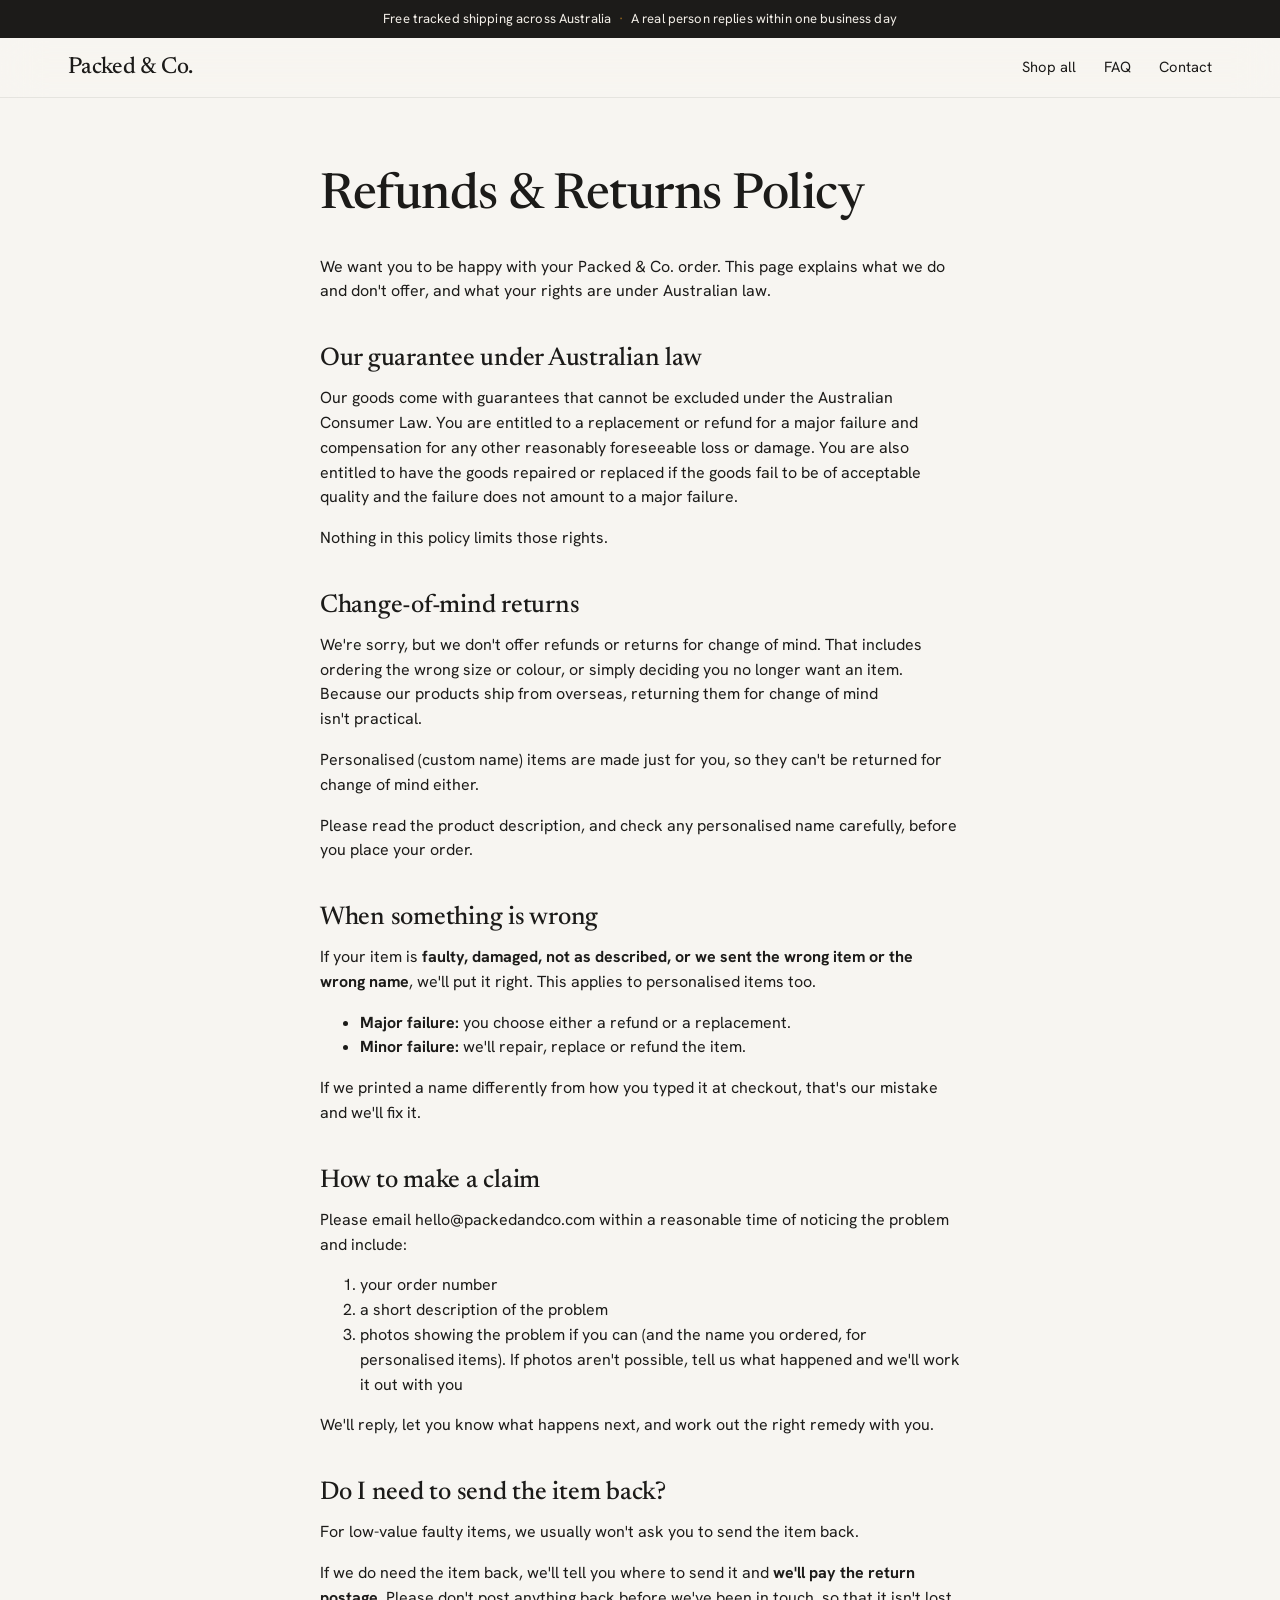
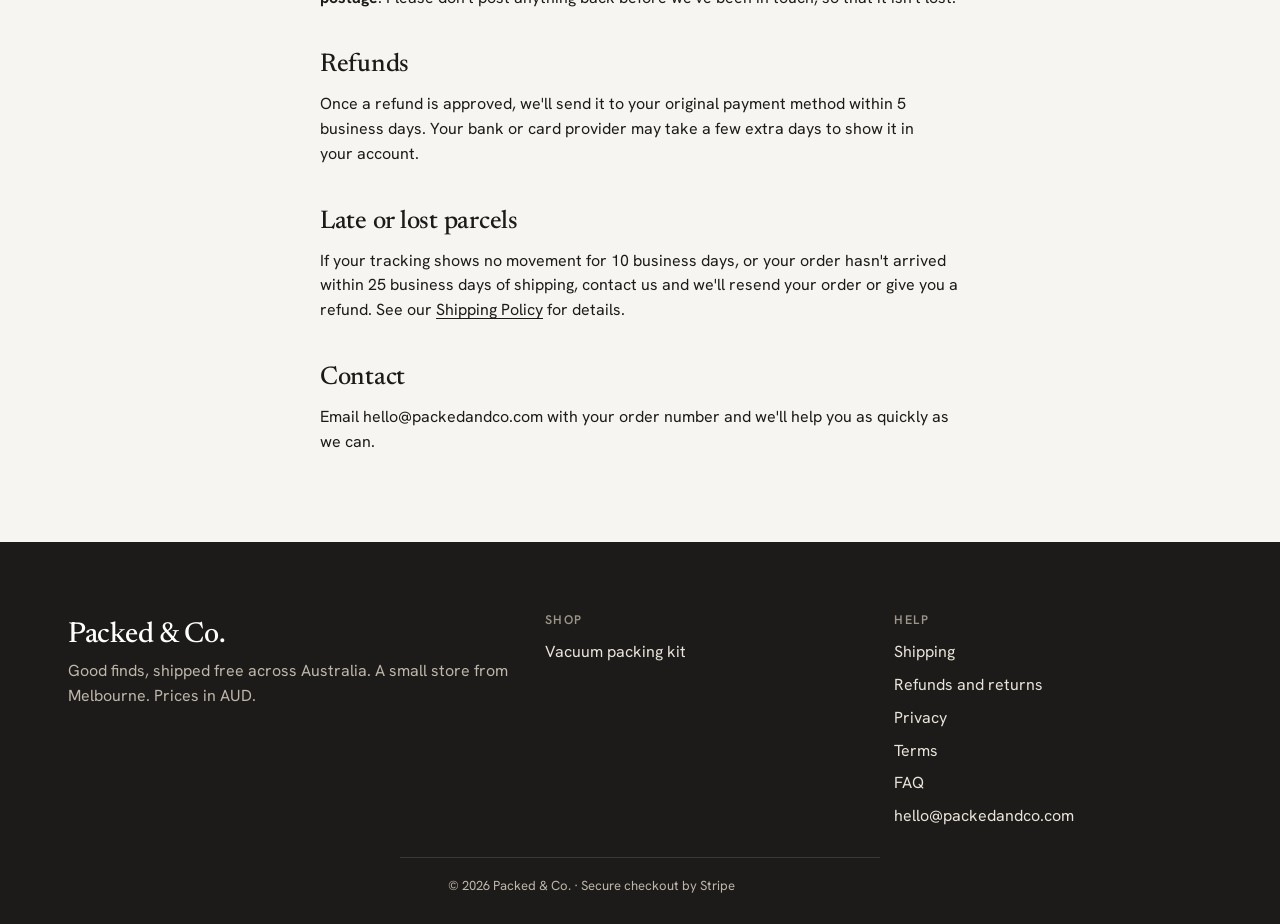
<file: policies/refunds-returns.html>
<!doctype html>
<html lang="en-AU">
<head>
<meta charset="utf-8">
<meta name="viewport" content="width=device-width, initial-scale=1, viewport-fit=cover">
<title>Refunds and returns | Packed &amp; Co.</title>
<meta name="description" content="Good finds, shipped free across Australia.">
<link rel="canonical" href="https://packedandco.com/policies/refunds-returns.html">
<meta property="og:type" content="website">
<meta property="og:site_name" content="Packed &amp; Co.">
<meta property="og:title" content="Refunds and returns | Packed &amp; Co.">
<meta property="og:description" content="Good finds, shipped free across Australia.">
<meta property="og:url" content="https://packedandco.com/policies/refunds-returns.html">
<meta property="og:image" content="https://packedandco.com/assets/lifestyle/hero-suitcase.jpg">
<meta name="twitter:card" content="summary_large_image">
<meta name="theme-color" content="#F7F5F1">
<link rel="preconnect" href="https://fonts.googleapis.com">
<link rel="preconnect" href="https://fonts.gstatic.com" crossorigin>
<link href="https://fonts.googleapis.com/css2?family=Hanken+Grotesk:wght@400;500;600;700&family=Newsreader:opsz,wght@6..72,400;6..72,500&display=swap" rel="stylesheet">
<link rel="stylesheet" href="/assets/style.css?v=1795769807">
<script>document.documentElement.classList.add('js')</script>
<script>window.PACKED_TRACK={"metaPixelId":"","clarityId":"","currency":"AUD","items":{"p01-s":{"id":"P01","name":"Vacuum packing kit (Starter)","value":79},"p01-t":{"id":"P01","name":"Vacuum packing kit (Traveller)","value":99},"p01-2t":{"id":"P01","name":"Vacuum packing kit (2\u00d7 Traveller)","value":179}}};</script>

</head>
<body>
<a class="skip" href="#main">Skip to content</a>
<div class="announce"><span>Free tracked shipping across Australia</span><span>A real person replies within one business day</span></div>
<header class="top"><div class="top-in">
  <a class="brand" href="/">Packed &amp; Co.</a>
  <nav aria-label="Main"><a href="/#shop">Shop all</a><a href="/faq.html">FAQ</a><a href="mailto:hello@packedandco.com">Contact</a></nav>
</div></header>
<main id="main">
<article class="prose"><h1>Refunds &amp; Returns Policy</h1>
<p>We want you to be happy with your Packed &amp; Co. order. This page explains what we do and don't offer, and what your rights are under Australian law.</p>
<h2>Our guarantee under Australian law</h2>
<p>Our goods come with guarantees that cannot be excluded under the Australian Consumer Law. You are entitled to a replacement or refund for a major failure and compensation for any other reasonably foreseeable loss or damage. You are also entitled to have the goods repaired or replaced if the goods fail to be of acceptable quality and the failure does not amount to a major failure.</p>
<p>Nothing in this policy limits those rights.</p>
<h2>Change-of-mind returns</h2>
<p>We're sorry, but we don't offer refunds or returns for change of mind. That includes ordering the wrong size or colour, or simply deciding you no longer want an item. Because our products ship from overseas, returning them for change of mind isn't practical.</p>
<p>Personalised (custom name) items are made just for you, so they can't be returned for change of mind either.</p>
<p>Please read the product description, and check any personalised name carefully, before you place your order.</p>
<h2>When something is wrong</h2>
<p>If your item is <strong>faulty, damaged, not as described, or we sent the wrong item or the wrong name</strong>, we'll put it right. This applies to personalised items too.</p>
<ul><li><strong>Major failure:</strong> you choose either a refund or a replacement.</li><li><strong>Minor failure:</strong> we'll repair, replace or refund the item.</li></ul>
<p>If we printed a name differently from how you typed it at checkout, that's our mistake and we'll fix it.</p>
<h2>How to make a claim</h2>
<p>Please email hello@packedandco.com within a reasonable time of noticing the problem and include:</p>
<ol><li>your order number</li><li>a short description of the problem</li><li>photos showing the problem if you can (and the name you ordered, for personalised items). If photos aren't possible, tell us what happened and we'll work it out with you</li></ol>
<p>We'll reply, let you know what happens next, and work out the right remedy with you.</p>
<h2>Do I need to send the item back?</h2>
<p>For low-value faulty items, we usually won't ask you to send the item back.</p>
<p>If we do need the item back, we'll tell you where to send it and <strong>we'll pay the return postage</strong>. Please don't post anything back before we've been in touch, so that it isn't lost.</p>
<h2>Refunds</h2>
<p>Once a refund is approved, we'll send it to your original payment method within 5 business days. Your bank or card provider may take a few extra days to show it in your account.</p>
<h2>Late or lost parcels</h2>
<p>If your tracking shows no movement for 10 business days, or your order hasn't arrived within 25 business days of shipping, contact us and we'll resend your order or give you a refund. See our <a href="/policies/shipping.html">Shipping Policy</a> for details.</p>
<h2>Contact</h2>
<p>Email hello@packedandco.com with your order number and we'll help you as quickly as we can.</p></article>
</main>
<footer class="foot">
  <div class="foot-in">
    <div><a class="brand" href="/">Packed &amp; Co.</a><p>Good finds, shipped free across Australia. A small store from Melbourne. Prices in AUD.</p></div>
    <div><h2>Shop</h2><nav aria-label="Shop footer"><a href="/products/vacuum-packing-kit.html">Vacuum packing kit</a></nav></div>
    <div><h2>Help</h2><nav aria-label="Help"><a href="/policies/shipping.html">Shipping</a><a href="/policies/refunds-returns.html">Refunds and returns</a><a href="/policies/privacy.html">Privacy</a><a href="/policies/terms.html">Terms</a><a href="/faq.html">FAQ</a><a href="mailto:hello@packedandco.com">hello@packedandco.com</a></nav></div>
  </div>
  <p class="foot-base">© 2026 Packed &amp; Co. · Secure checkout by Stripe</p>
</footer>
<script src="/assets/store.js?v=1795769807" defer></script>
<script src="/assets/track.js?v=1795769807" defer></script>
</body>
</html>
</file>
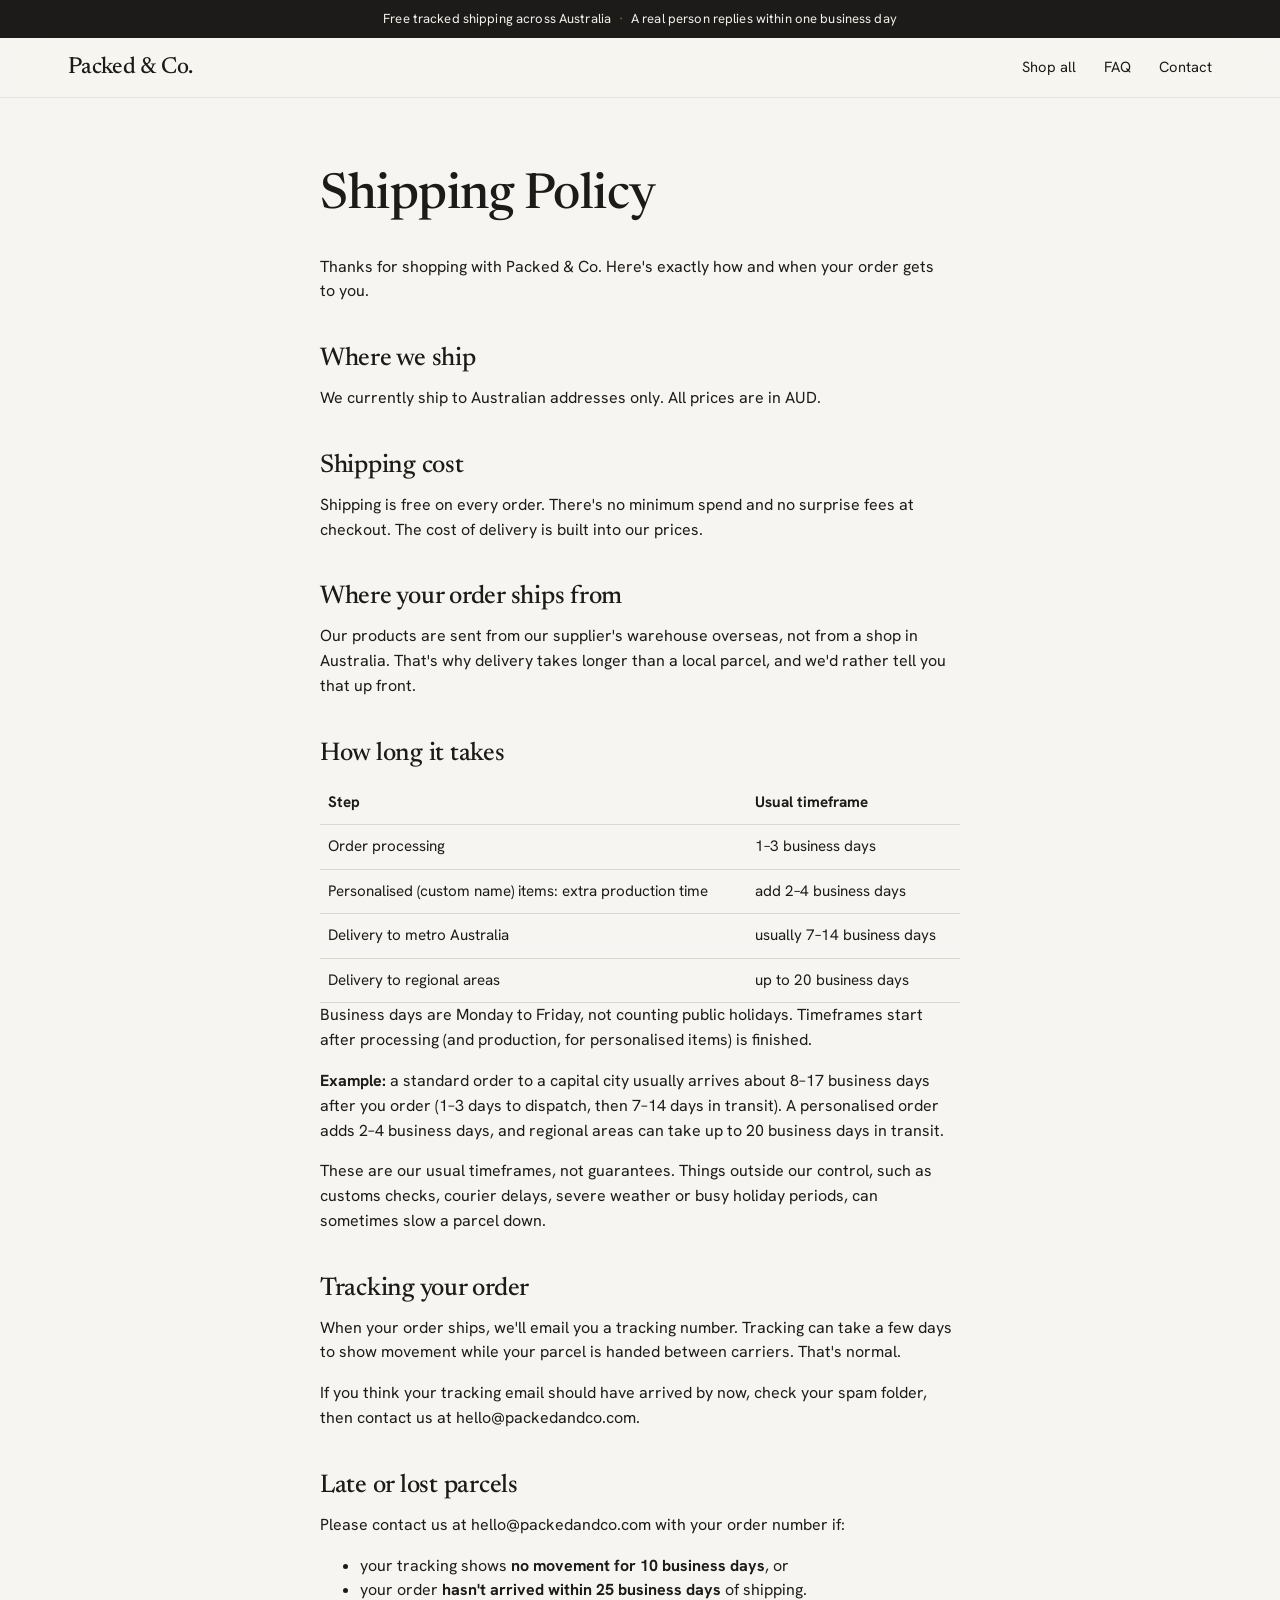
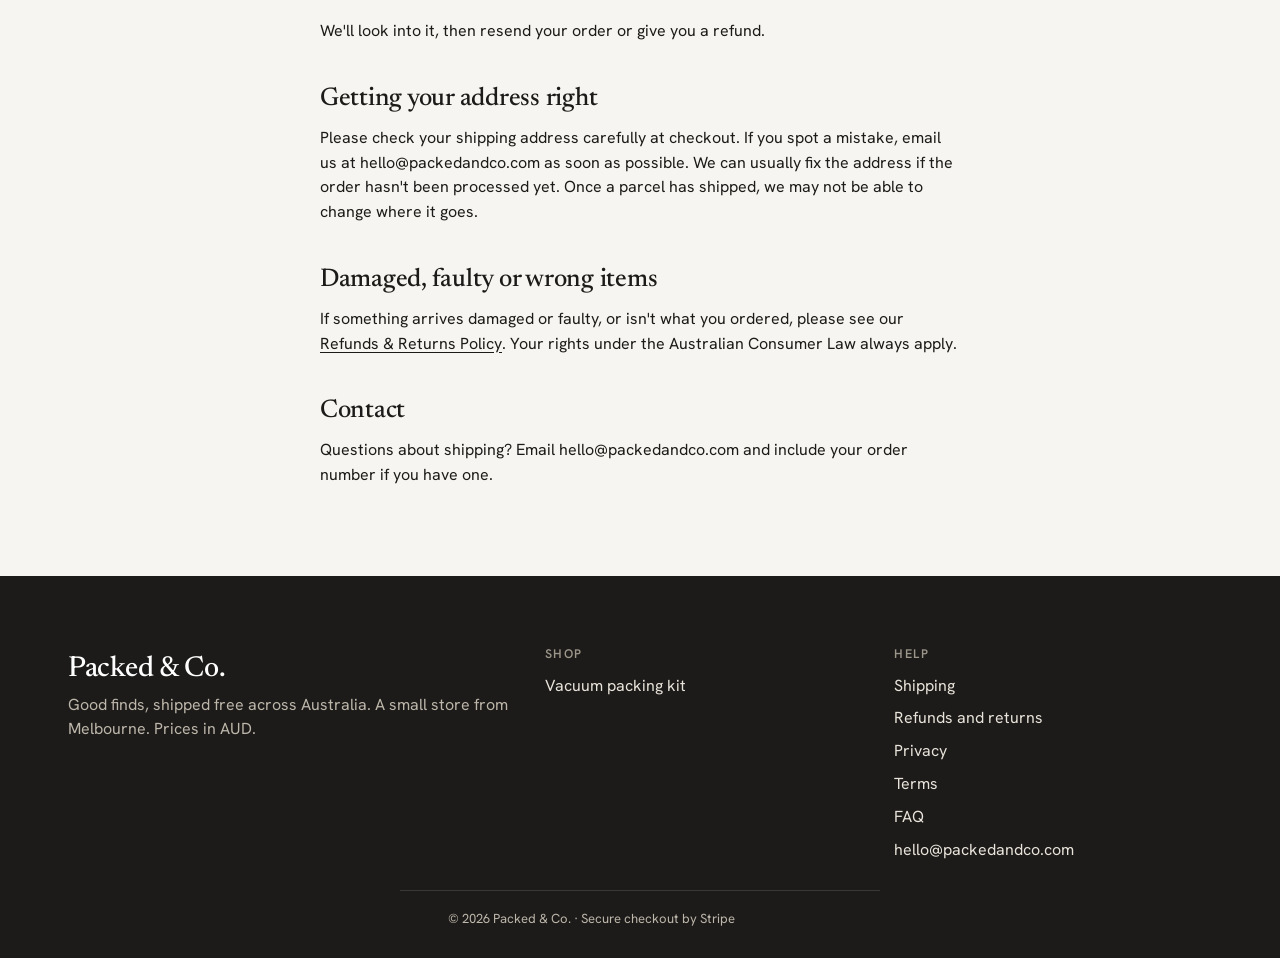
<file: policies/shipping.html>
<!doctype html>
<html lang="en-AU">
<head>
<meta charset="utf-8">
<meta name="viewport" content="width=device-width, initial-scale=1, viewport-fit=cover">
<title>Shipping | Packed &amp; Co.</title>
<meta name="description" content="Good finds, shipped free across Australia.">
<link rel="canonical" href="https://packedandco.com/policies/shipping.html">
<meta property="og:type" content="website">
<meta property="og:site_name" content="Packed &amp; Co.">
<meta property="og:title" content="Shipping | Packed &amp; Co.">
<meta property="og:description" content="Good finds, shipped free across Australia.">
<meta property="og:url" content="https://packedandco.com/policies/shipping.html">
<meta property="og:image" content="https://packedandco.com/assets/lifestyle/hero-suitcase.jpg">
<meta name="twitter:card" content="summary_large_image">
<meta name="theme-color" content="#F7F5F1">
<link rel="preconnect" href="https://fonts.googleapis.com">
<link rel="preconnect" href="https://fonts.gstatic.com" crossorigin>
<link href="https://fonts.googleapis.com/css2?family=Hanken+Grotesk:wght@400;500;600;700&family=Newsreader:opsz,wght@6..72,400;6..72,500&display=swap" rel="stylesheet">
<link rel="stylesheet" href="/assets/style.css?v=1795769807">
<script>document.documentElement.classList.add('js')</script>
<script>window.PACKED_TRACK={"metaPixelId":"","clarityId":"","currency":"AUD","items":{"p01-s":{"id":"P01","name":"Vacuum packing kit (Starter)","value":79},"p01-t":{"id":"P01","name":"Vacuum packing kit (Traveller)","value":99},"p01-2t":{"id":"P01","name":"Vacuum packing kit (2\u00d7 Traveller)","value":179}}};</script>

</head>
<body>
<a class="skip" href="#main">Skip to content</a>
<div class="announce"><span>Free tracked shipping across Australia</span><span>A real person replies within one business day</span></div>
<header class="top"><div class="top-in">
  <a class="brand" href="/">Packed &amp; Co.</a>
  <nav aria-label="Main"><a href="/#shop">Shop all</a><a href="/faq.html">FAQ</a><a href="mailto:hello@packedandco.com">Contact</a></nav>
</div></header>
<main id="main">
<article class="prose"><h1>Shipping Policy</h1>
<p>Thanks for shopping with Packed &amp; Co. Here's exactly how and when your order gets to you.</p>
<h2>Where we ship</h2>
<p>We currently ship to Australian addresses only. All prices are in AUD.</p>
<h2>Shipping cost</h2>
<p>Shipping is free on every order. There's no minimum spend and no surprise fees at checkout. The cost of delivery is built into our prices.</p>
<h2>Where your order ships from</h2>
<p>Our products are sent from our supplier's warehouse overseas, not from a shop in Australia. That's why delivery takes longer than a local parcel, and we'd rather tell you that up front.</p>
<h2>How long it takes</h2>
<div class="table"><table><thead><tr><th>Step</th><th>Usual timeframe</th></tr></thead><tbody><tr><td>Order processing</td><td>1–3 business days</td></tr><tr><td>Personalised (custom name) items: extra production time</td><td>add 2–4 business days</td></tr><tr><td>Delivery to metro Australia</td><td>usually 7–14 business days</td></tr><tr><td>Delivery to regional areas</td><td>up to 20 business days</td></tr></tbody></table></div>
<p>Business days are Monday to Friday, not counting public holidays. Timeframes start after processing (and production, for personalised items) is finished.</p>
<p><strong>Example:</strong> a standard order to a capital city usually arrives about 8–17 business days after you order (1–3 days to dispatch, then 7–14 days in transit). A personalised order adds 2–4 business days, and regional areas can take up to 20 business days in transit.</p>
<p>These are our usual timeframes, not guarantees. Things outside our control, such as customs checks, courier delays, severe weather or busy holiday periods, can sometimes slow a parcel down.</p>
<h2>Tracking your order</h2>
<p>When your order ships, we'll email you a tracking number. Tracking can take a few days to show movement while your parcel is handed between carriers. That's normal.</p>
<p>If you think your tracking email should have arrived by now, check your spam folder, then contact us at hello@packedandco.com.</p>
<h2>Late or lost parcels</h2>
<p>Please contact us at hello@packedandco.com with your order number if:</p>
<ul><li>your tracking shows <strong>no movement for 10 business days</strong>, or</li><li>your order <strong>hasn't arrived within 25 business days</strong> of shipping.</li></ul>
<p>We'll look into it, then resend your order or give you a refund.</p>
<h2>Getting your address right</h2>
<p>Please check your shipping address carefully at checkout. If you spot a mistake, email us at hello@packedandco.com as soon as possible. We can usually fix the address if the order hasn't been processed yet. Once a parcel has shipped, we may not be able to change where it goes.</p>
<h2>Damaged, faulty or wrong items</h2>
<p>If something arrives damaged or faulty, or isn't what you ordered, please see our <a href="/policies/refunds-returns.html">Refunds &amp; Returns Policy</a>. Your rights under the Australian Consumer Law always apply.</p>
<h2>Contact</h2>
<p>Questions about shipping? Email hello@packedandco.com and include your order number if you have one.</p></article>
</main>
<footer class="foot">
  <div class="foot-in">
    <div><a class="brand" href="/">Packed &amp; Co.</a><p>Good finds, shipped free across Australia. A small store from Melbourne. Prices in AUD.</p></div>
    <div><h2>Shop</h2><nav aria-label="Shop footer"><a href="/products/vacuum-packing-kit.html">Vacuum packing kit</a></nav></div>
    <div><h2>Help</h2><nav aria-label="Help"><a href="/policies/shipping.html">Shipping</a><a href="/policies/refunds-returns.html">Refunds and returns</a><a href="/policies/privacy.html">Privacy</a><a href="/policies/terms.html">Terms</a><a href="/faq.html">FAQ</a><a href="mailto:hello@packedandco.com">hello@packedandco.com</a></nav></div>
  </div>
  <p class="foot-base">© 2026 Packed &amp; Co. · Secure checkout by Stripe</p>
</footer>
<script src="/assets/store.js?v=1795769807" defer></script>
<script src="/assets/track.js?v=1795769807" defer></script>
</body>
</html>
</file>
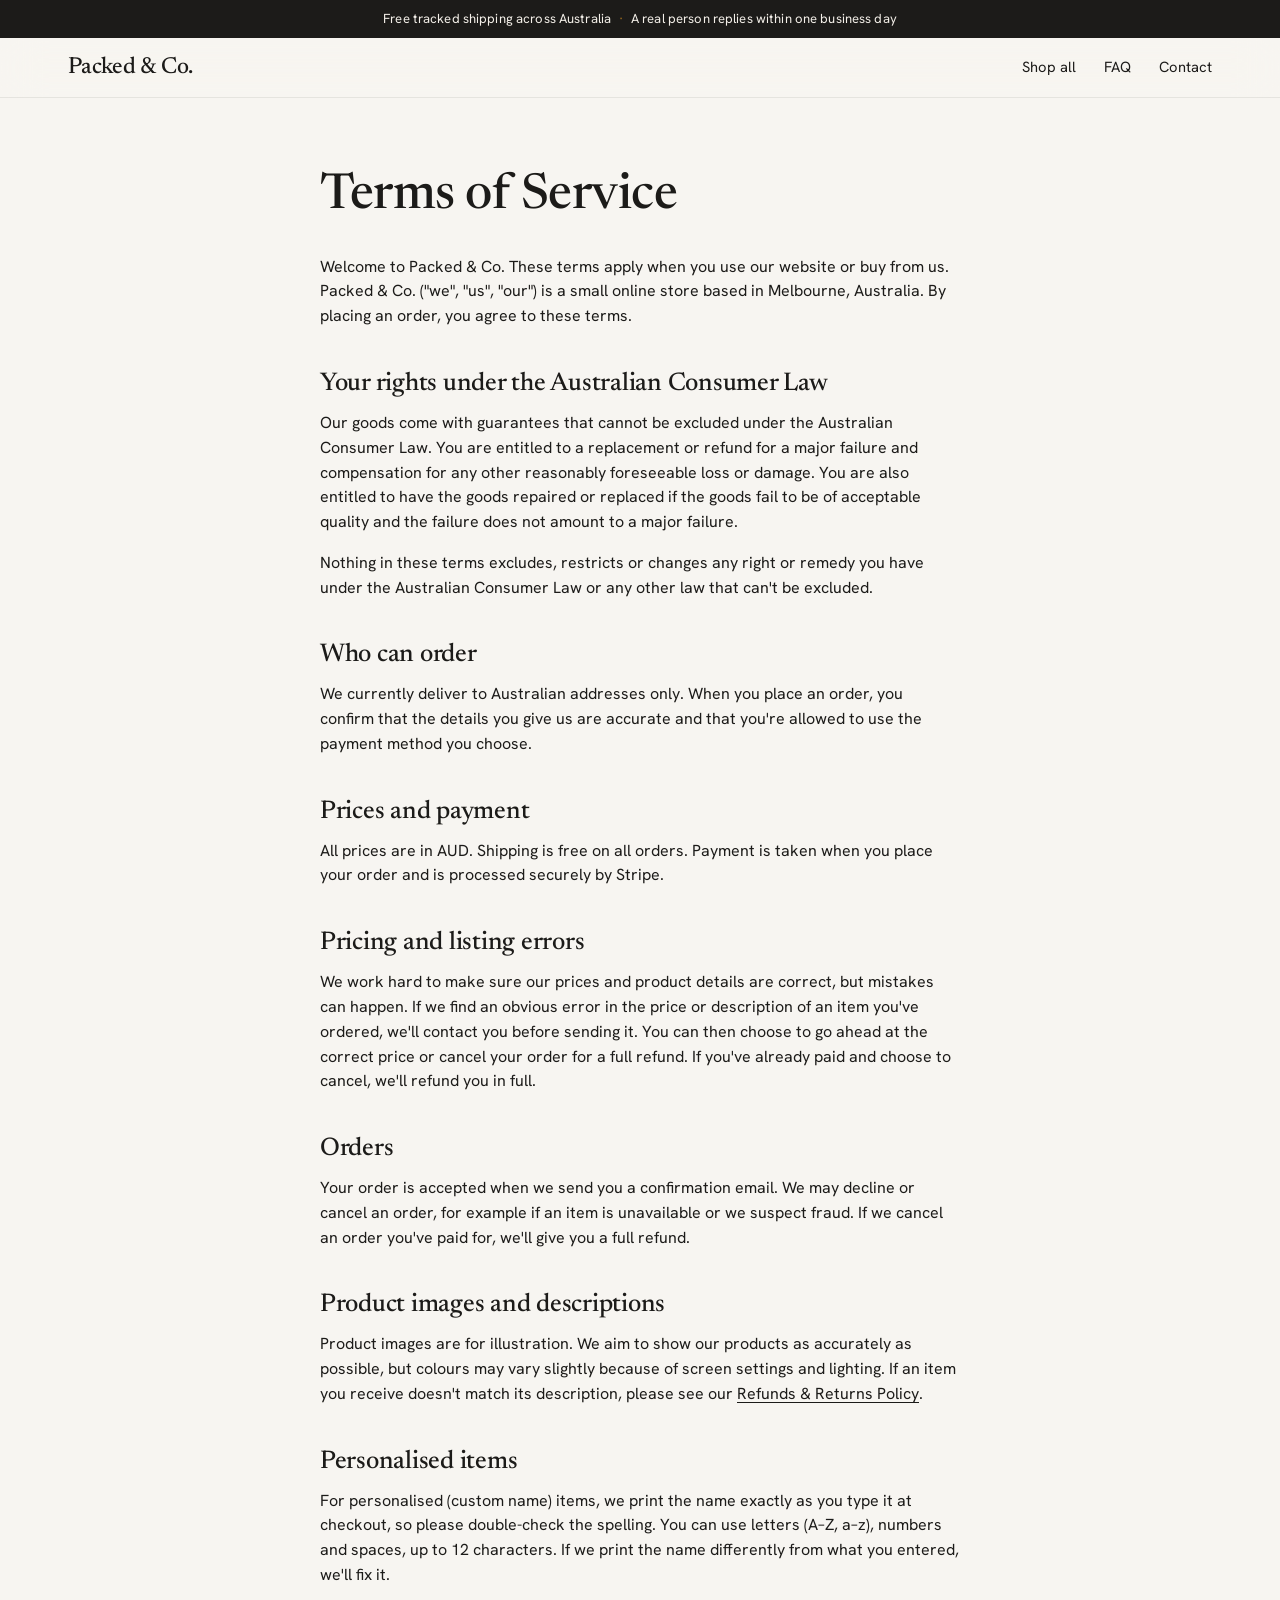
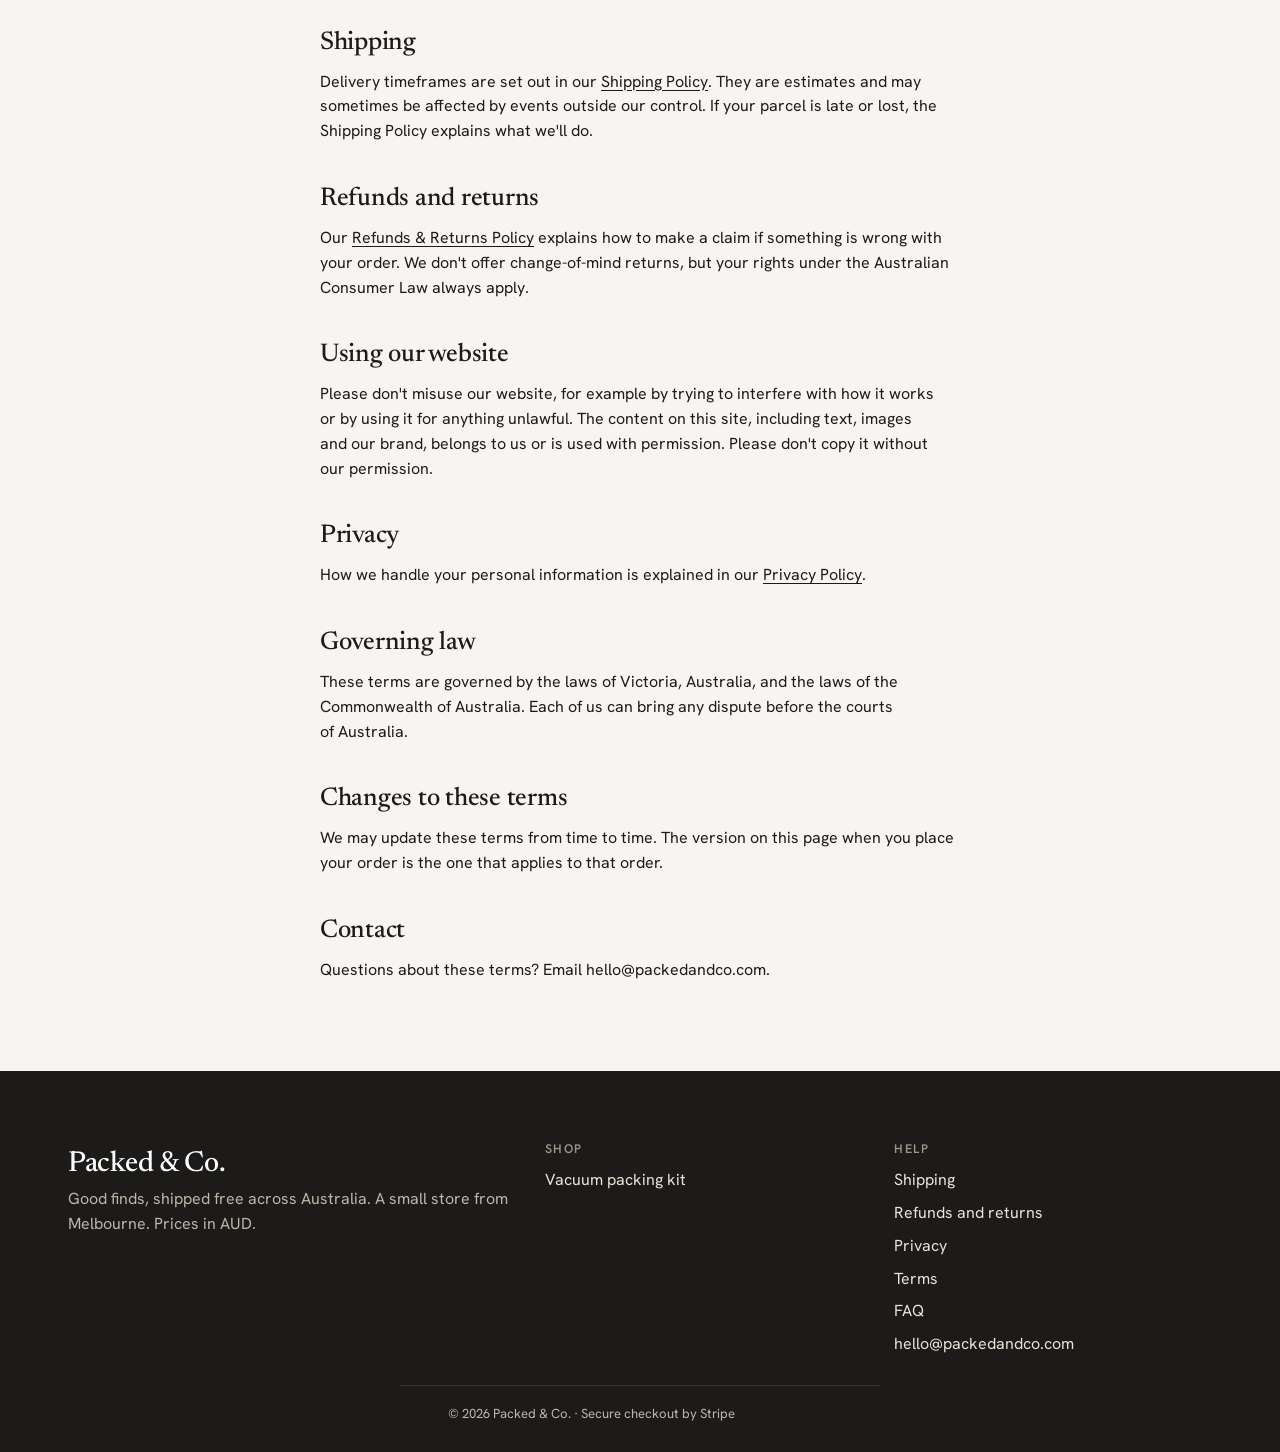
<file: policies/terms.html>
<!doctype html>
<html lang="en-AU">
<head>
<meta charset="utf-8">
<meta name="viewport" content="width=device-width, initial-scale=1, viewport-fit=cover">
<title>Terms | Packed &amp; Co.</title>
<meta name="description" content="Good finds, shipped free across Australia.">
<link rel="canonical" href="https://packedandco.com/policies/terms.html">
<meta property="og:type" content="website">
<meta property="og:site_name" content="Packed &amp; Co.">
<meta property="og:title" content="Terms | Packed &amp; Co.">
<meta property="og:description" content="Good finds, shipped free across Australia.">
<meta property="og:url" content="https://packedandco.com/policies/terms.html">
<meta property="og:image" content="https://packedandco.com/assets/lifestyle/hero-suitcase.jpg">
<meta name="twitter:card" content="summary_large_image">
<meta name="theme-color" content="#F7F5F1">
<link rel="preconnect" href="https://fonts.googleapis.com">
<link rel="preconnect" href="https://fonts.gstatic.com" crossorigin>
<link href="https://fonts.googleapis.com/css2?family=Hanken+Grotesk:wght@400;500;600;700&family=Newsreader:opsz,wght@6..72,400;6..72,500&display=swap" rel="stylesheet">
<link rel="stylesheet" href="/assets/style.css?v=1795769807">
<script>document.documentElement.classList.add('js')</script>
<script>window.PACKED_TRACK={"metaPixelId":"","clarityId":"","currency":"AUD","items":{"p01-s":{"id":"P01","name":"Vacuum packing kit (Starter)","value":79},"p01-t":{"id":"P01","name":"Vacuum packing kit (Traveller)","value":99},"p01-2t":{"id":"P01","name":"Vacuum packing kit (2\u00d7 Traveller)","value":179}}};</script>

</head>
<body>
<a class="skip" href="#main">Skip to content</a>
<div class="announce"><span>Free tracked shipping across Australia</span><span>A real person replies within one business day</span></div>
<header class="top"><div class="top-in">
  <a class="brand" href="/">Packed &amp; Co.</a>
  <nav aria-label="Main"><a href="/#shop">Shop all</a><a href="/faq.html">FAQ</a><a href="mailto:hello@packedandco.com">Contact</a></nav>
</div></header>
<main id="main">
<article class="prose"><h1>Terms of Service</h1>
<p>Welcome to Packed &amp; Co. These terms apply when you use our website or buy from us. Packed &amp; Co. ("we", "us", "our") is a small online store based in Melbourne, Australia. By placing an order, you agree to these terms.</p>
<h2>Your rights under the Australian Consumer Law</h2>
<p>Our goods come with guarantees that cannot be excluded under the Australian Consumer Law. You are entitled to a replacement or refund for a major failure and compensation for any other reasonably foreseeable loss or damage. You are also entitled to have the goods repaired or replaced if the goods fail to be of acceptable quality and the failure does not amount to a major failure.</p>
<p>Nothing in these terms excludes, restricts or changes any right or remedy you have under the Australian Consumer Law or any other law that can't be excluded.</p>
<h2>Who can order</h2>
<p>We currently deliver to Australian addresses only. When you place an order, you confirm that the details you give us are accurate and that you're allowed to use the payment method you choose.</p>
<h2>Prices and payment</h2>
<p>All prices are in AUD. Shipping is free on all orders. Payment is taken when you place your order and is processed securely by Stripe.</p>
<h2>Pricing and listing errors</h2>
<p>We work hard to make sure our prices and product details are correct, but mistakes can happen. If we find an obvious error in the price or description of an item you've ordered, we'll contact you before sending it. You can then choose to go ahead at the correct price or cancel your order for a full refund. If you've already paid and choose to cancel, we'll refund you in full.</p>
<h2>Orders</h2>
<p>Your order is accepted when we send you a confirmation email. We may decline or cancel an order, for example if an item is unavailable or we suspect fraud. If we cancel an order you've paid for, we'll give you a full refund.</p>
<h2>Product images and descriptions</h2>
<p>Product images are for illustration. We aim to show our products as accurately as possible, but colours may vary slightly because of screen settings and lighting. If an item you receive doesn't match its description, please see our <a href="/policies/refunds-returns.html">Refunds &amp; Returns Policy</a>.</p>
<h2>Personalised items</h2>
<p>For personalised (custom name) items, we print the name exactly as you type it at checkout, so please double-check the spelling. You can use letters (A–Z, a–z), numbers and spaces, up to 12 characters. If we print the name differently from what you entered, we'll fix it.</p>
<h2>Shipping</h2>
<p>Delivery timeframes are set out in our <a href="/policies/shipping.html">Shipping Policy</a>. They are estimates and may sometimes be affected by events outside our control. If your parcel is late or lost, the Shipping Policy explains what we'll do.</p>
<h2>Refunds and returns</h2>
<p>Our <a href="/policies/refunds-returns.html">Refunds &amp; Returns Policy</a> explains how to make a claim if something is wrong with your order. We don't offer change-of-mind returns, but your rights under the Australian Consumer Law always apply.</p>
<h2>Using our website</h2>
<p>Please don't misuse our website, for example by trying to interfere with how it works or by using it for anything unlawful. The content on this site, including text, images and our brand, belongs to us or is used with permission. Please don't copy it without our permission.</p>
<h2>Privacy</h2>
<p>How we handle your personal information is explained in our <a href="/policies/privacy.html">Privacy Policy</a>.</p>
<h2>Governing law</h2>
<p>These terms are governed by the laws of Victoria, Australia, and the laws of the Commonwealth of Australia. Each of us can bring any dispute before the courts of Australia.</p>
<h2>Changes to these terms</h2>
<p>We may update these terms from time to time. The version on this page when you place your order is the one that applies to that order.</p>
<h2>Contact</h2>
<p>Questions about these terms? Email hello@packedandco.com.</p></article>
</main>
<footer class="foot">
  <div class="foot-in">
    <div><a class="brand" href="/">Packed &amp; Co.</a><p>Good finds, shipped free across Australia. A small store from Melbourne. Prices in AUD.</p></div>
    <div><h2>Shop</h2><nav aria-label="Shop footer"><a href="/products/vacuum-packing-kit.html">Vacuum packing kit</a></nav></div>
    <div><h2>Help</h2><nav aria-label="Help"><a href="/policies/shipping.html">Shipping</a><a href="/policies/refunds-returns.html">Refunds and returns</a><a href="/policies/privacy.html">Privacy</a><a href="/policies/terms.html">Terms</a><a href="/faq.html">FAQ</a><a href="mailto:hello@packedandco.com">hello@packedandco.com</a></nav></div>
  </div>
  <p class="foot-base">© 2026 Packed &amp; Co. · Secure checkout by Stripe</p>
</footer>
<script src="/assets/store.js?v=1795769807" defer></script>
<script src="/assets/track.js?v=1795769807" defer></script>
</body>
</html>
</file>
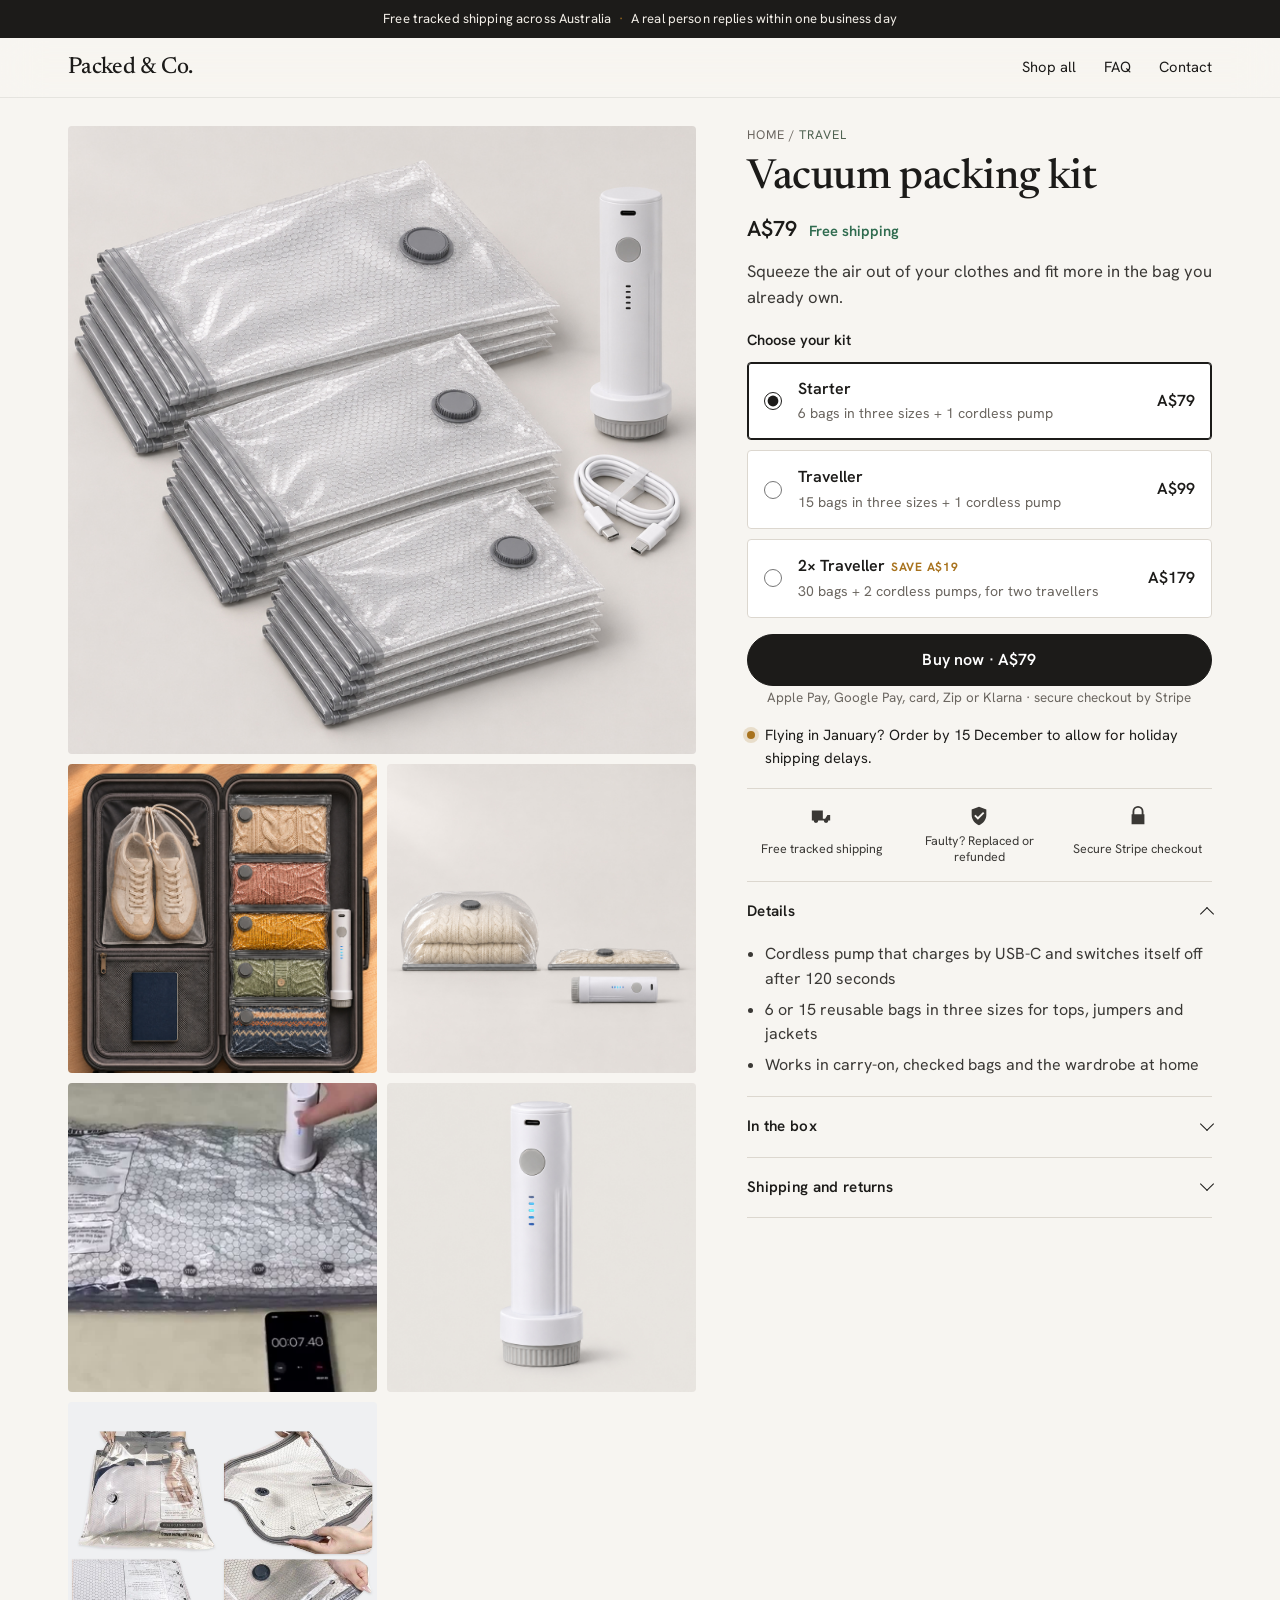
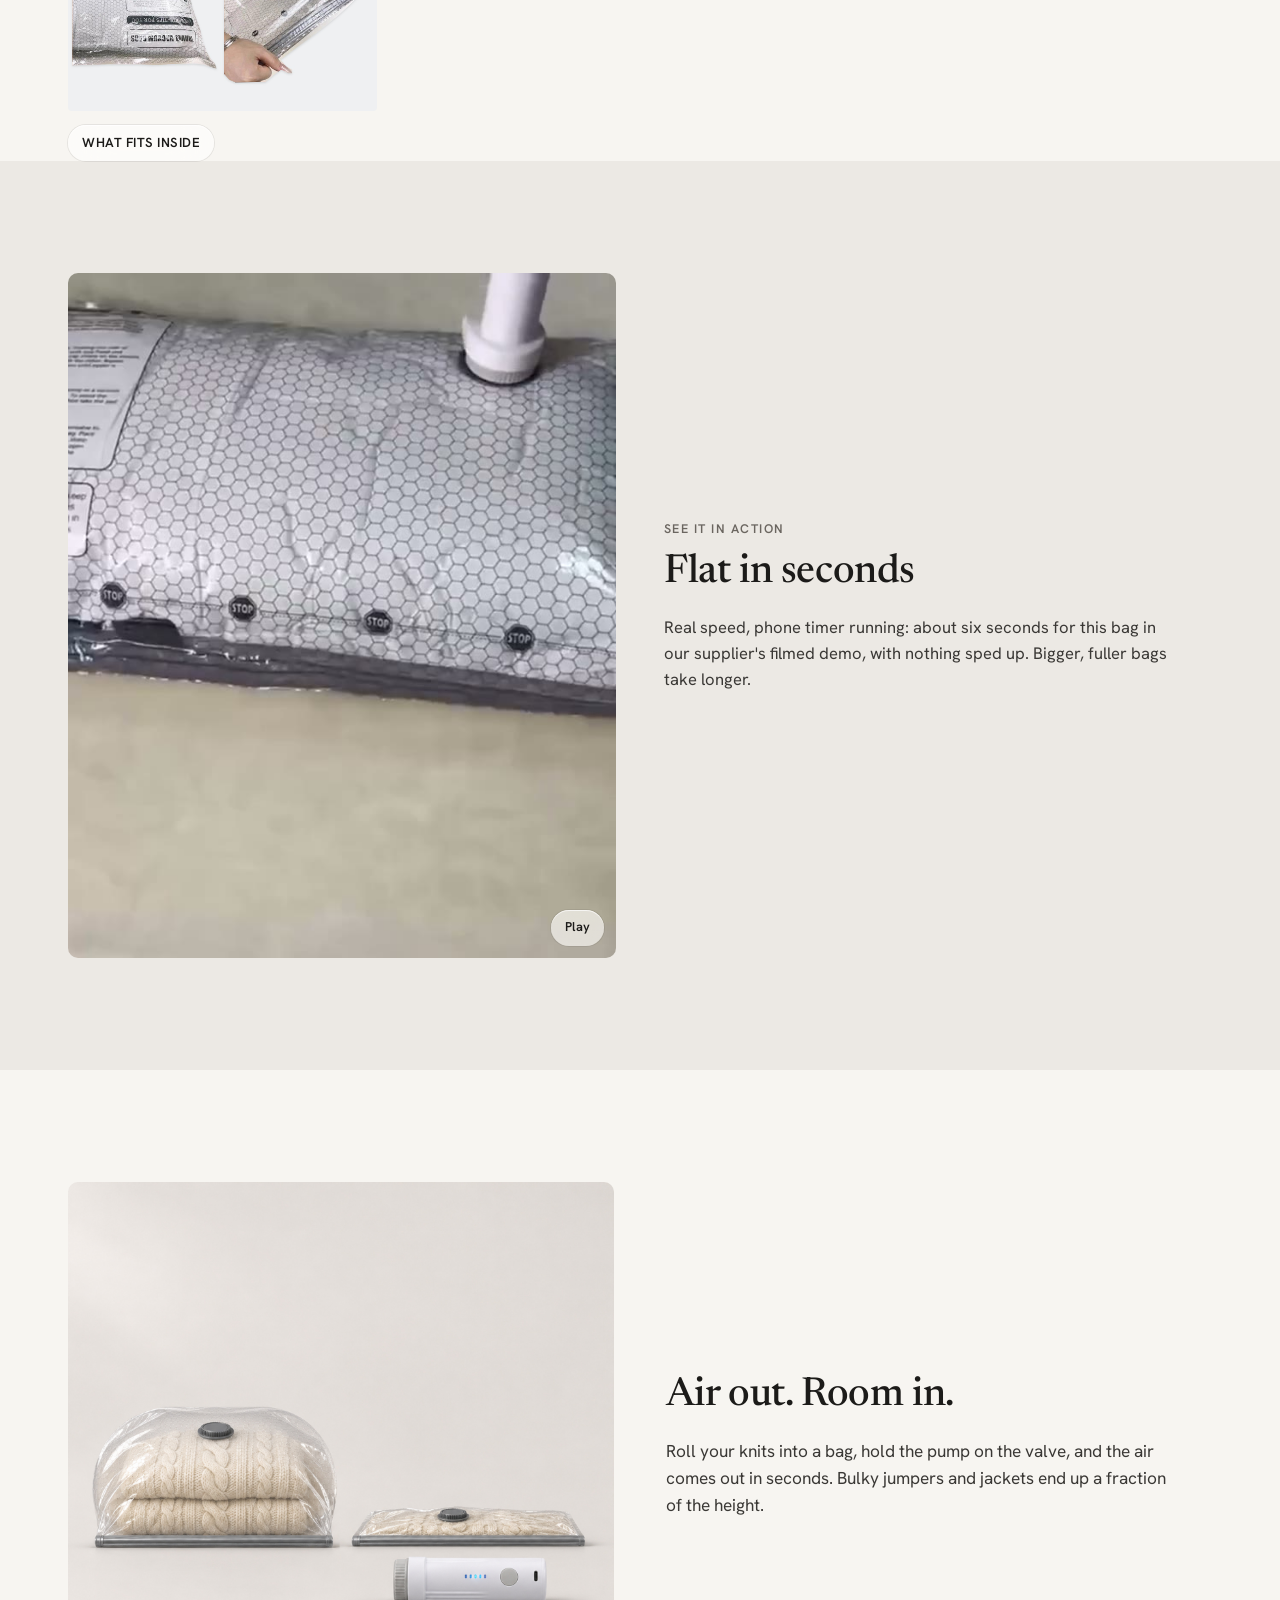
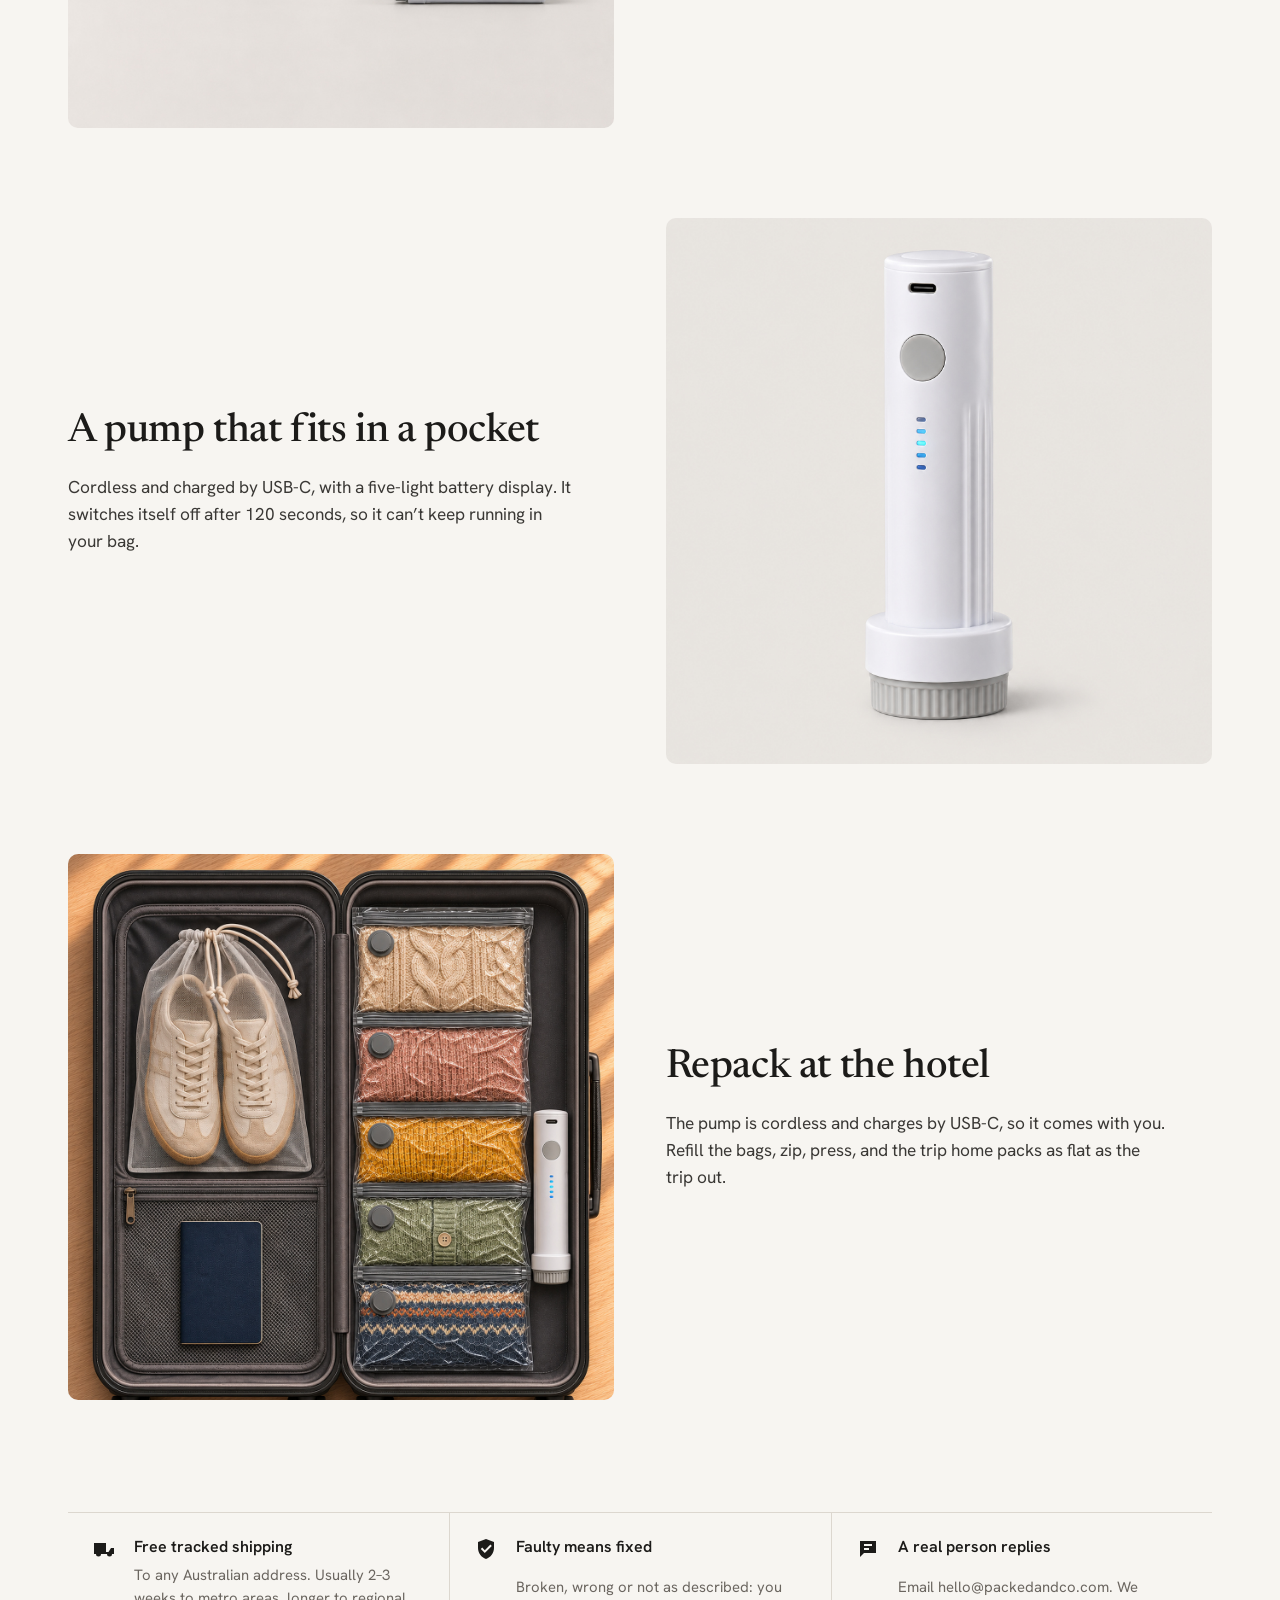
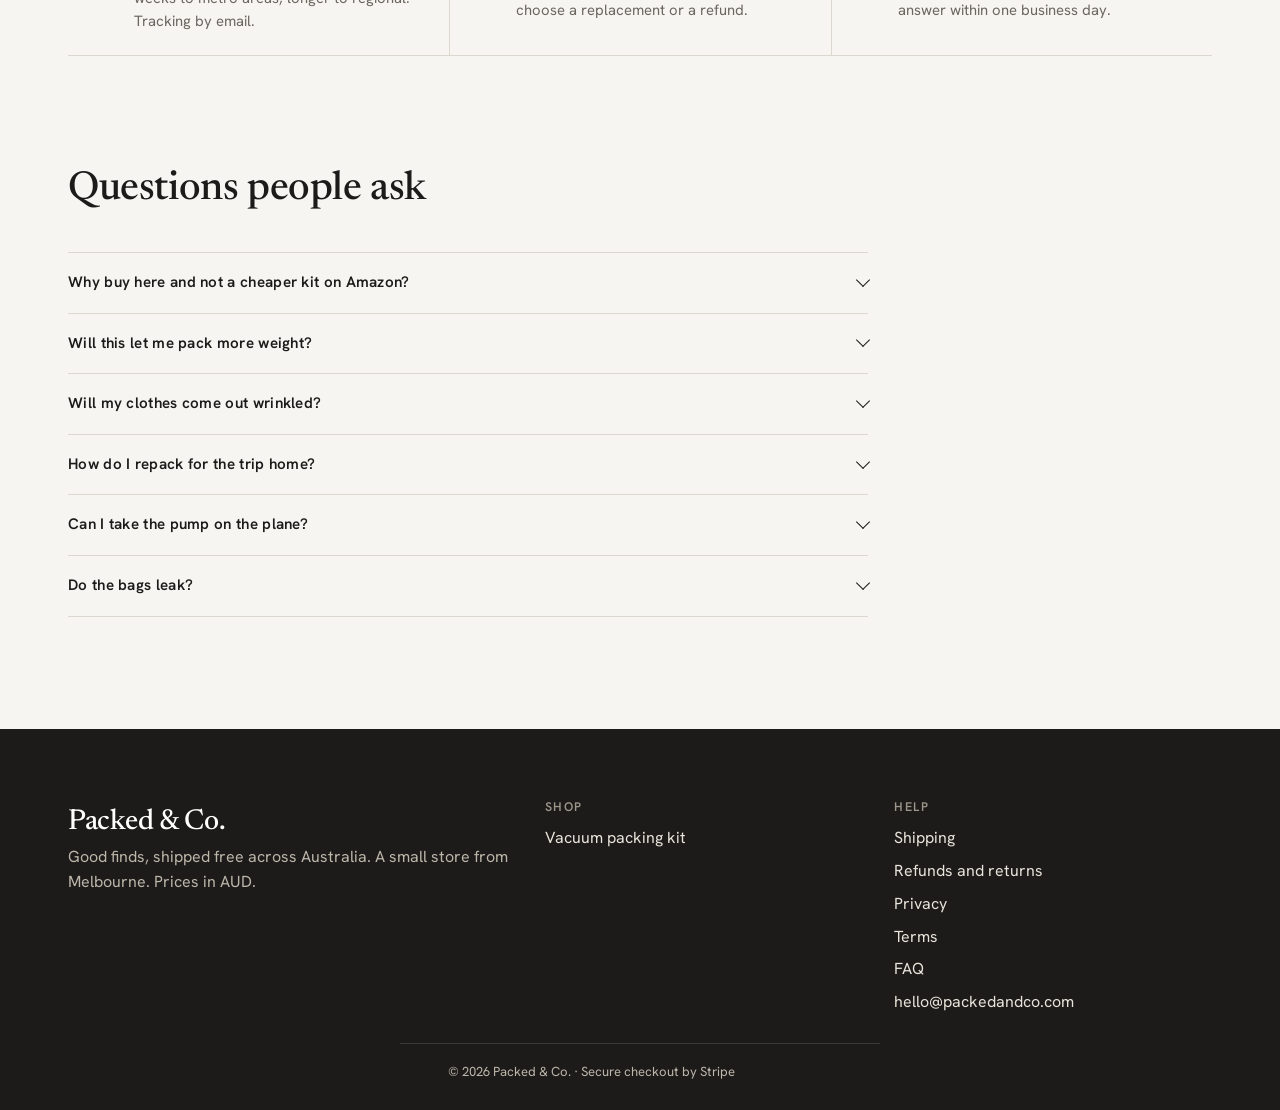
<file: products/vacuum-packing-kit.html>
<!doctype html>
<html lang="en-AU">
<head>
<meta charset="utf-8">
<meta name="viewport" content="width=device-width, initial-scale=1, viewport-fit=cover">
<title>Vacuum packing kit, from A$79 | Packed &amp; Co.</title>
<meta name="description" content="Squeeze the air out of your clothes and fit more in the bag you already own.">
<link rel="canonical" href="https://packedandco.com/products/vacuum-packing-kit.html">
<meta property="og:type" content="website">
<meta property="og:site_name" content="Packed &amp; Co.">
<meta property="og:title" content="Vacuum packing kit, from A$79 | Packed &amp; Co.">
<meta property="og:description" content="Squeeze the air out of your clothes and fit more in the bag you already own.">
<meta property="og:url" content="https://packedandco.com/products/vacuum-packing-kit.html">
<meta property="og:image" content="https://packedandco.com/assets/products/vacuum-packing-kit/studio-kit.jpg">
<meta name="twitter:card" content="summary_large_image">
<meta name="theme-color" content="#F7F5F1">
<link rel="preconnect" href="https://fonts.googleapis.com">
<link rel="preconnect" href="https://fonts.gstatic.com" crossorigin>
<link href="https://fonts.googleapis.com/css2?family=Hanken+Grotesk:wght@400;500;600;700&family=Newsreader:opsz,wght@6..72,400;6..72,500&display=swap" rel="stylesheet">
<link rel="stylesheet" href="/assets/style.css?v=1795769807">
<script>document.documentElement.classList.add('js')</script>
<script>window.PACKED_TRACK={"metaPixelId":"","clarityId":"","currency":"AUD","items":{"p01-s":{"id":"P01","name":"Vacuum packing kit (Starter)","value":79},"p01-t":{"id":"P01","name":"Vacuum packing kit (Traveller)","value":99},"p01-2t":{"id":"P01","name":"Vacuum packing kit (2\u00d7 Traveller)","value":179}}};</script>
<script type="application/ld+json">{"@context": "https://schema.org", "@type": "Product", "name": "Vacuum packing kit", "description": "Squeeze the air out of your clothes and fit more in the bag you already own.", "sku": "P01", "brand": {"@type": "Brand", "name": "Packed & Co."}, "image": ["https://packedandco.com/assets/products/vacuum-packing-kit/studio-kit.jpg", "https://packedandco.com/assets/products/vacuum-packing-kit/lifestyle-suitcase.jpg", "https://packedandco.com/assets/products/vacuum-packing-kit/studio-flat-vs-full.jpg"], "offers": [{"@type": "Offer", "name": "Starter", "price": 79, "priceCurrency": "AUD", "availability": "https://schema.org/InStock", "url": "https://packedandco.com/products/vacuum-packing-kit.html", "shippingDetails": {"@type": "OfferShippingDetails", "shippingRate": {"@type": "MonetaryAmount", "value": 0, "currency": "AUD"}, "shippingDestination": {"@type": "DefinedRegion", "addressCountry": "AU"}}}, {"@type": "Offer", "name": "Traveller", "price": 99, "priceCurrency": "AUD", "availability": "https://schema.org/InStock", "url": "https://packedandco.com/products/vacuum-packing-kit.html", "shippingDetails": {"@type": "OfferShippingDetails", "shippingRate": {"@type": "MonetaryAmount", "value": 0, "currency": "AUD"}, "shippingDestination": {"@type": "DefinedRegion", "addressCountry": "AU"}}}, {"@type": "Offer", "name": "2× Traveller", "price": 179, "priceCurrency": "AUD", "availability": "https://schema.org/InStock", "url": "https://packedandco.com/products/vacuum-packing-kit.html", "shippingDetails": {"@type": "OfferShippingDetails", "shippingRate": {"@type": "MonetaryAmount", "value": 0, "currency": "AUD"}, "shippingDestination": {"@type": "DefinedRegion", "addressCountry": "AU"}}}]}</script>
</head>
<body data-product-id="P01" data-price="79">
<a class="skip" href="#main">Skip to content</a>
<div class="announce"><span>Free tracked shipping across Australia</span><span>A real person replies within one business day</span></div>
<header class="top"><div class="top-in">
  <a class="brand" href="/">Packed &amp; Co.</a>
  <nav aria-label="Main"><a href="/#shop">Shop all</a><a href="/faq.html">FAQ</a><a href="mailto:hello@packedandco.com">Contact</a></nav>
</div></header>
<main id="main">

<div class="pdp">
  <div class="gallery" role="group" aria-roledescription="carousel" aria-label="Vacuum packing kit photos">
    <ul class="slides" id="slides"><li id="s0" aria-label="Photo 1 of 6"><img src="/assets/products/vacuum-packing-kit/studio-kit.jpg" alt="The Traveller kit: clear vacuum bags in three sizes, the white cordless pump and a USB-C cable" width="1600" height="1600" fetchpriority="high" decoding="async"></li><li id="s1" aria-label="Photo 2 of 6"><img src="/assets/products/vacuum-packing-kit/lifestyle-suitcase.jpg" alt="An open carry-on with five vacuum-flat bags of knits, a pair of sneakers and the white cordless pump" width="1280" height="1600" loading="lazy" decoding="async"></li><li id="s2" aria-label="Photo 3 of 6"><img src="/assets/products/vacuum-packing-kit/studio-flat-vs-full.jpg" alt="The same knit jumper in two bags: one full of air, one vacuum-sealed flat, with the pump in front" width="1600" height="1600" loading="lazy" decoding="async"></li><li id="s3" aria-label="Photo 4 of 6"><img src="/assets/products/vacuum-packing-kit/real-flat-timer.jpg" alt="Real footage: a vacuum bag pressed flat by the cordless pump, phone timer running beside it" width="640" height="800" loading="lazy" decoding="async"></li><li id="s4" aria-label="Photo 5 of 6"><img src="/assets/products/vacuum-packing-kit/studio-pump.jpg" alt="The white cordless pump with its five-light battery display" width="1600" height="1600" loading="lazy" decoding="async"></li><li id="s5" aria-label="Photo 6 of 6"><img src="/assets/products/vacuum-packing-kit/clean-bag-details.jpg" alt="Close-ups of the bag&#x27;s wide opening, double zip, thick wall and valve" width="1200" height="1200" loading="lazy" decoding="async"></li></ul>
    <div class="gal-ui"><button type="button" class="chip" data-go="1">What fits inside</button><div class="dots" role="group" aria-label="Choose photo"><button type="button" data-go="0" aria-label="Show photo 1" aria-current="true"></button><button type="button" data-go="1" aria-label="Show photo 2"></button><button type="button" data-go="2" aria-label="Show photo 3"></button><button type="button" data-go="3" aria-label="Show photo 4"></button><button type="button" data-go="4" aria-label="Show photo 5"></button><button type="button" data-go="5" aria-label="Show photo 6"></button></div></div>
  </div>
  <div class="buybox">
    <p class="crumbs"><a href="/">Home</a> / <a href="/category/travel.html" class="cat" style="--cat:#4F6352">Travel</a></p>
    <h1>Vacuum packing kit</h1>
    <div class="price-row"><span class="price" id="price">A$79</span><span class="price-note">Free shipping</span></div>
    
    <p class="lede">Squeeze the air out of your clothes and fit more in the bag you already own.</p>
    <fieldset class="bundles"><legend>Choose your kit</legend><label class="bundle"><input type="radio" name="bundle" value="0" data-price="79" data-link="https://buy.stripe.com/eVq7sMgBKdXn7yu1UPfMA04" data-item="p01-s" checked>
        <span class="bundle-label">Starter</span><span class="bundle-detail">6 bags in three sizes + 1 cordless pump</span><span class="bundle-price">A$79</span></label><label class="bundle"><input type="radio" name="bundle" value="1" data-price="99" data-link="https://buy.stripe.com/6oU00kbhq4mNf0WfLFfMA03" data-item="p01-t">
        <span class="bundle-label">Traveller</span><span class="bundle-detail">15 bags in three sizes + 1 cordless pump</span><span class="bundle-price">A$99</span></label><label class="bundle"><input type="radio" name="bundle" value="2" data-price="179" data-link="https://buy.stripe.com/fZu28s5X64mNcSOfLFfMA05" data-item="p01-2t">
        <span class="bundle-label">2× Traveller<em class="save">Save A$19</em></span><span class="bundle-detail">30 bags + 2 cordless pumps, for two travellers</span><span class="bundle-price">A$179</span></label></fieldset><noscript><p><a href="https://buy.stripe.com/eVq7sMgBKdXn7yu1UPfMA04">Buy Starter, A$79</a> <a href="https://buy.stripe.com/6oU00kbhq4mNf0WfLFfMA03">Buy Traveller, A$99</a> <a href="https://buy.stripe.com/fZu28s5X64mNcSOfLFfMA05">Buy 2× Traveller, A$179</a> </p></noscript>
    <div class="buy-stack"><a class="btn wide" id="buy" href="https://buy.stripe.com/eVq7sMgBKdXn7yu1UPfMA04" data-checkout data-product-id="P01" data-price="79">Buy now · A$79</a></div>
    <p class="pay-note">Apple Pay, Google Pay, card, Zip or Klarna · secure checkout by Stripe</p>
    
    <p class="deadline">Flying in January? Order by 15 December to allow for holiday shipping delays.</p>
    <ul class="trust" aria-label="Delivery and returns">
      <li><svg viewBox="0 0 24 24" aria-hidden="true"><path d="M2 6h12v9h2.5l2.5-4h3v6h-2a2.5 2.5 0 0 1-5 0H9a2.5 2.5 0 0 1-5 0H2z" fill="currentColor"/></svg>Free tracked shipping</li>
      <li><svg viewBox="0 0 24 24" aria-hidden="true"><path d="M12 2 4 5v6c0 5 3.4 9.4 8 11 4.6-1.6 8-6 8-11V5zm-1.2 14-4-4 1.4-1.4 2.6 2.6 5.6-5.6L17.8 9z" fill="currentColor"/></svg>Faulty? Replaced or refunded</li>
      <li><svg viewBox="0 0 24 24" aria-hidden="true"><path d="M6 10V7a6 6 0 0 1 12 0v3h1v11H5V10zm2 0h8V7a4 4 0 0 0-8 0z" fill="currentColor"/></svg>Secure Stripe checkout</li>
    </ul>
    <details class="acc" open><summary>Details</summary><div class="acc-body"><ul><li>Cordless pump that charges by USB-C and switches itself off after 120 seconds</li><li>6 or 15 reusable bags in three sizes for tops, jumpers and jackets</li><li>Works in carry-on, checked bags and the wardrobe at home</li></ul></div></details>
    <details class="acc"><summary>In the box</summary><div class="acc-body"><ul><li>Starter: 6 reusable vacuum bags (2 of each size)</li><li>Traveller: 15 reusable vacuum bags (5 of each size)</li><li>1 rechargeable cordless pump with a battery display</li><li>1 USB-C charging cable (no wall plug)</li></ul></div></details>
    <details class="acc"><summary>Shipping and returns</summary><div class="acc-body"><p>Processed in 1–3 business days, then usually 7–14 business days to metro Australia (up to 20 to regional areas). Allow extra time over the holidays. <a href="/policies/shipping.html">Shipping details</a></p><p>Faulty, damaged, wrong or not as described: we replace it or refund you. We don't offer change-of-mind returns. <a href="/policies/refunds-returns.html">Refunds and returns</a></p></div></details>
  </div>
</div>

<section class="section band"><div class="wrap video-block">
  <div class="vid rv"><video muted loop playsinline autoplay preload="metadata" poster="/assets/video/shrink-poster.jpg" aria-label="A vacuum bag of clothes shrinking flat as the pump runs, with a phone timer beside it"><source src="/assets/video/shrink.mp4" type="video/mp4"></video><button type="button" class="vid-toggle glass" aria-label="Pause video" aria-pressed="false">Pause</button></div>
  <div class="rv" style="--d:1"><p class="eyebrow">See it in action</p><h2>Flat in seconds</h2><p class="lede">Real speed, phone timer running: about six seconds for this bag in our supplier's filmed demo, with nothing sped up. Bigger, fuller bags take longer.</p></div>
</div></section>
<section class="section"><div class="wrap features"><div class="feature">
      <div class="feature-img rv"><img src="/assets/products/vacuum-packing-kit/studio-flat-vs-full.jpg" alt="The same knit jumper in two bags: one full of air, one vacuum-sealed flat" width="1600" height="1600" loading="lazy" decoding="async"></div>
      <div class="rv" style="--d:1"><h2>Air out. Room in.</h2><p>Roll your knits into a bag, hold the pump on the valve, and the air comes out in seconds. Bulky jumpers and jackets end up a fraction of the height.</p></div>
    </div><div class="feature">
      <div class="feature-img rv"><img src="/assets/products/vacuum-packing-kit/studio-pump.jpg" alt="The white cordless pump with its battery lights" width="1600" height="1600" loading="lazy" decoding="async"></div>
      <div class="rv" style="--d:1"><h2>A pump that fits in a pocket</h2><p>Cordless and charged by USB-C, with a five-light battery display. It switches itself off after 120 seconds, so it can’t keep running in your bag.</p></div>
    </div><div class="feature">
      <div class="feature-img rv"><img src="/assets/products/vacuum-packing-kit/lifestyle-suitcase.jpg" alt="An open carry-on with vacuum-flat bags of knits and the white cordless pump" width="1280" height="1600" loading="lazy" decoding="async"></div>
      <div class="rv" style="--d:1"><h2>Repack at the hotel</h2><p>The pump is cordless and charges by USB-C, so it comes with you. Refill the bags, zip, press, and the trip home packs as flat as the trip out.</p></div>
    </div></div></section>
<section class="wrap rv"><ul class="promises">
  <li><svg viewBox="0 0 24 24" aria-hidden="true"><path d="M2 6h12v9h2.5l2.5-4h3v6h-2a2.5 2.5 0 0 1-5 0H9a2.5 2.5 0 0 1-5 0H2z" fill="currentColor"/></svg><strong>Free tracked shipping</strong><span>To any Australian address. Usually 2–3 weeks to metro areas, longer to regional. Tracking by email.</span></li>
  <li><svg viewBox="0 0 24 24" aria-hidden="true"><path d="M12 2 4 5v6c0 5 3.4 9.4 8 11 4.6-1.6 8-6 8-11V5zm-1.2 14-4-4 1.4-1.4 2.6 2.6 5.6-5.6L17.8 9z" fill="currentColor"/></svg><strong>Faulty means fixed</strong><span>Broken, wrong or not as described: you choose a replacement or a refund.</span></li>
  <li><svg viewBox="0 0 24 24" aria-hidden="true"><path d="M4 4h16v12H8l-4 4zm4 5h8V7H8zm0 4h5v-2H8z" fill="currentColor"/></svg><strong>A real person replies</strong><span>Email hello@packedandco.com. We answer within one business day.</span></li>
</ul></section>
<section class="section"><div class="wrap">
  <div class="section-head rv"><h2>Questions people ask</h2></div>
  <div class="faq-list"><details class="acc"><summary>Why buy here and not a cheaper kit on Amazon?</summary><div class="acc-body"><p>Fair question: some kits are cheaper and arrive faster. Ours comes with a cordless pump that switches itself off, bags sized for a carry-on, and a real person who answers your email within a business day. If you&#x27;re flying in the next fortnight, a local store will be quicker.</p></div></details><details class="acc"><summary>Will this let me pack more weight?</summary><div class="acc-body"><p>No. It saves space, not weight. Your clothes weigh the same once they&#x27;re compressed, and many airlines weigh carry-on (on Jetstar, for example, it&#x27;s usually 7 kg), so check the allowance for your fare. Use the extra room for bulky jumpers, or for the souvenirs on the way home.</p></div></details><details class="acc"><summary>Will my clothes come out wrinkled?</summary><div class="acc-body"><p>They can crease. Roll each item before it goes in the bag, then hang everything up when you arrive. Knits, jumpers and jackets come out best.</p></div></details><details class="acc"><summary>How do I repack for the trip home?</summary><div class="acc-body"><p>Pack the pump in your carry-on. At the hotel, refill the bags, zip them and hold the pump on the valve until it stops.</p></div></details><details class="acc"><summary>Can I take the pump on the plane?</summary><div class="acc-body"><p>It has a small built-in lithium battery. Devices like this generally go in carry-on, not checked bags, but rules vary, so check with your airline.</p></div></details><details class="acc"><summary>Do the bags leak?</summary><div class="acc-body"><p>Zip each bag fully along its length before pumping. If a bag arrives faulty, email us and we&#x27;ll replace it or refund you.</p></div></details></div>
</div></section>

<div class="sticky-buy" id="sticky-buy" aria-hidden="true">
  <div><strong>Vacuum packing kit</strong><span id="sticky-price">A$79 · free shipping</span></div>
  <a class="btn" href="#buy" tabindex="-1">Buy now</a>
</div>

</main>
<footer class="foot">
  <div class="foot-in">
    <div><a class="brand" href="/">Packed &amp; Co.</a><p>Good finds, shipped free across Australia. A small store from Melbourne. Prices in AUD.</p></div>
    <div><h2>Shop</h2><nav aria-label="Shop footer"><a href="/products/vacuum-packing-kit.html">Vacuum packing kit</a></nav></div>
    <div><h2>Help</h2><nav aria-label="Help"><a href="/policies/shipping.html">Shipping</a><a href="/policies/refunds-returns.html">Refunds and returns</a><a href="/policies/privacy.html">Privacy</a><a href="/policies/terms.html">Terms</a><a href="/faq.html">FAQ</a><a href="mailto:hello@packedandco.com">hello@packedandco.com</a></nav></div>
  </div>
  <p class="foot-base">© 2026 Packed &amp; Co. · Secure checkout by Stripe</p>
</footer>
<script src="/assets/store.js?v=1795769807" defer></script>
<script src="/assets/track.js?v=1795769807" defer></script>
</body>
</html>
</file>
<file: assets/style.css>
/* Packed & Co. v2: premium travel-brand register (see research/website-teardown-2026-11.md).
   Tokens first; mobile is the designed state, wider screens add columns. */
:root {
  --ground: #F7F5F1;      /* page */
  --studio: #ECE9E4;      /* product photo background, galleries, cards */
  --paper: #FFFFFF;
  --ink: #1C1B19;
  --ink-2: #3A3835;
  --muted: #6B6660;
  --line: #DCD7CF;
  --accent: #A8731E;      /* amber: rules, dots, small highlights only */
  --good: #2F6B4F;
  --radius: 4px;
  --radius-lg: 10px;
  --gutter: clamp(16px, 4vw, 48px);
  --max: 1240px;
  --serif: "Newsreader", "Iowan Old Style", Georgia, serif;
  --sans: "Hanken Grotesk", system-ui, -apple-system, "Segoe UI", sans-serif;
  --ease: cubic-bezier(.2, .7, .2, 1);
  color-scheme: light;
}

*, *::before, *::after { box-sizing: border-box; }
html { -webkit-text-size-adjust: 100%; scroll-padding-top: 72px; }
body {
  margin: 0; background: var(--ground); color: var(--ink);
  font-family: var(--sans); font-size: 1rem; line-height: 1.55;
  overflow-x: clip;
}
img, video { max-width: 100%; height: auto; display: block; }
a { color: inherit; text-underline-offset: 3px; }
h1, h2, h3 { font-family: var(--serif); font-weight: 500; line-height: 1.1; letter-spacing: -0.01em; margin: 0 0 .5em; text-wrap: balance; }
h1 { font-size: clamp(2rem, 5.2vw, 3.1rem); }
h2 { font-size: clamp(1.65rem, 3.8vw, 2.5rem); }
h3 { font-size: clamp(1.25rem, 2.4vw, 1.5rem); }
p { margin: 0 0 1em; text-wrap: pretty; }
:focus-visible { outline: 2px solid var(--ink); outline-offset: 3px; }
.skip { position: absolute; left: -9999px; }
.skip:focus { left: 16px; top: 12px; z-index: 50; background: var(--paper); padding: 8px 12px; }
.wrap { max-width: var(--max); margin: 0 auto; padding: 0 var(--gutter); }
.eyebrow { font-family: var(--sans); font-size: .78rem; font-weight: 600; letter-spacing: .12em; text-transform: uppercase; color: var(--muted); margin: 0 0 12px; }
.muted { color: var(--muted); }

/* ---------- announcement + header ---------- */
.announce { background: var(--ink); color: #F3EFE8; font-size: .82rem; text-align: center; padding: 9px var(--gutter); letter-spacing: .01em; }
.announce span + span::before { content: "·"; margin: 0 .6em; color: var(--accent); }
.top { position: sticky; top: 0; z-index: 20; background: color-mix(in srgb, var(--ground) 92%, transparent); backdrop-filter: saturate(1.2) blur(8px); border-bottom: 1px solid var(--line); }
.top-in { max-width: var(--max); margin: 0 auto; padding: 0 var(--gutter); height: 60px; display: flex; align-items: center; justify-content: space-between; gap: 16px; }
.brand { font-family: var(--serif); font-size: 1.45rem; font-weight: 500; text-decoration: none; letter-spacing: -0.01em; white-space: nowrap; }
.top nav { display: flex; gap: clamp(14px, 3vw, 28px); font-size: .92rem; overflow-x: auto; scrollbar-width: none; }
.top nav::-webkit-scrollbar { display: none; }
.top nav a { text-decoration: none; white-space: nowrap; padding: 8px 0; border-bottom: 1px solid transparent; }
.top nav a:hover, .top nav a[aria-current] { border-bottom-color: var(--ink); }
@media (max-width: 560px) { .top nav .nav-long { display: none; } }

/* ---------- buttons ---------- */
.btn { display: inline-flex; align-items: center; justify-content: center; gap: 10px; min-height: 52px; padding: 0 28px;
  font: 600 1rem/1 var(--sans); letter-spacing: .01em; text-decoration: none; border-radius: var(--radius);
  background: var(--ink); color: #fff; border: 1px solid var(--ink); cursor: pointer;
  transition: background-color .2s var(--ease), transform .15s var(--ease), box-shadow .2s var(--ease); }
.btn:hover { background: #000; box-shadow: 0 6px 18px -8px rgba(0,0,0,.45); }
.btn:active { transform: scale(.985); }
.btn.ghost { background: transparent; color: var(--ink); }
.btn.ghost:hover { background: var(--paper); box-shadow: none; }
.btn.wide { width: 100%; }
.btn.is-off { background: var(--line); border-color: var(--line); color: var(--muted); cursor: not-allowed; box-shadow: none; }
.btn:focus-visible { outline-offset: 3px; }
.link-arrow { font-weight: 600; text-decoration: none; border-bottom: 1px solid currentColor; padding-bottom: 2px; }

/* ---------- home ---------- */
.hero { position: relative; display: grid; min-height: min(86svh, 760px); background: var(--studio); overflow: hidden; }
.hero > img { grid-area: 1/1; width: 100%; height: 100%; object-fit: cover; }
.hero-copy { grid-area: 1/1; align-self: end; z-index: 1; padding: 0 var(--gutter) clamp(28px, 6vw, 72px); color: #fff;
  background: linear-gradient(to top, rgba(20,18,15,.62), rgba(20,18,15,0) 70%); padding-top: 30vh; }
.hero-copy > * { max-width: 34rem; }
.hero-copy h1 { font-size: clamp(2.5rem, 8vw, 4.6rem); margin-bottom: .3em; }
.hero-copy p { font-size: clamp(1.05rem, 2vw, 1.2rem); color: rgba(255,255,255,.9); }
.hero-copy .btn { background: #fff; color: var(--ink); border-color: #fff; }
.hero-copy .btn:hover { background: var(--ground); }
.hero-actions { display: flex; flex-wrap: wrap; gap: 12px 20px; align-items: center; }
.hero-actions small { color: rgba(255,255,255,.85); font-size: .9rem; }
@media (min-width: 900px) { .hero-copy { padding-left: max(var(--gutter), calc((100vw - var(--max)) / 2 + var(--gutter))); } }

.section { padding: clamp(48px, 9vw, 112px) 0; }
.section-head { display: flex; flex-wrap: wrap; justify-content: space-between; align-items: end; gap: 12px 24px; margin-bottom: clamp(20px, 4vw, 40px); }
.section-head h2 { margin: 0; max-width: 18ch; }

.cards { display: grid; gap: clamp(16px, 2.5vw, 28px); grid-template-columns: 1fr; }
@media (min-width: 720px) { .cards { grid-template-columns: 1fr 1fr; } }
.card { display: block; text-decoration: none; }
.card-img { background: var(--studio); border-radius: var(--radius-lg); overflow: hidden; aspect-ratio: 4/5; }
.card-img img { width: 100%; height: 100%; object-fit: cover; transition: transform .8s var(--ease); }
.card:hover .card-img img { transform: scale(1.03); }
.card-body { display: flex; justify-content: space-between; gap: 16px; padding-top: 14px; }
.card-body h3 { margin: 0 0 4px; }
.card-body p { margin: 0; color: var(--muted); font-size: .95rem; }
.card-price { font-weight: 600; white-space: nowrap; }

.steps { display: grid; gap: 28px; grid-template-columns: 1fr; counter-reset: s; list-style: none; padding: 0; margin: 0; }
@media (min-width: 760px) { .steps { grid-template-columns: repeat(3, 1fr); } }
.steps li { border-top: 1px solid var(--ink); padding-top: 18px; counter-increment: s; }
.steps li::before { content: "0" counter(s); display: block; font-family: var(--serif); font-size: 1.1rem; color: var(--accent); margin-bottom: 10px; }
.steps strong { display: block; font-family: var(--serif); font-weight: 500; font-size: 1.45rem; margin-bottom: 6px; }
.steps span { color: var(--ink-2); }

.split { display: grid; gap: clamp(24px, 5vw, 64px); align-items: center; grid-template-columns: 1fr; }
@media (min-width: 860px) { .split { grid-template-columns: 1.05fr 1fr; } .split.flip > :first-child { order: 2; } }
.split-img { border-radius: var(--radius-lg); overflow: hidden; background: var(--studio); }
.split-img img { width: 100%; }

.about { max-width: 46rem; }
.about p { font-size: 1.1rem; color: var(--ink-2); }

/* ---------- guarantee row ---------- */
.promises { display: grid; gap: 0; grid-template-columns: 1fr; border-top: 1px solid var(--line); border-bottom: 1px solid var(--line); list-style: none; margin: 0; padding: 0; }
@media (min-width: 760px) { .promises { grid-template-columns: repeat(3, 1fr); } .promises li + li { border-left: 1px solid var(--line); } }
.promises li { display: grid; grid-template-columns: 28px 1fr; gap: 4px 14px; padding: 22px clamp(0px, 2vw, 24px); }
@media (max-width: 759px) { .promises li + li { border-top: 1px solid var(--line); } }
.promises svg { width: 24px; height: 24px; grid-row: span 2; margin-top: 2px; }
.promises strong { font-weight: 600; }
.promises span { color: var(--muted); font-size: .93rem; }

/* ---------- product page ---------- */
.pdp { display: grid; grid-template-columns: 1fr; gap: 0 clamp(28px, 4vw, 64px); max-width: var(--max); margin: 0 auto; }
@media (min-width: 960px) { .pdp { grid-template-columns: minmax(0, 1.35fr) minmax(0, 1fr); padding: 28px var(--gutter) 0; } }

/* gallery: swipe on phones, two-column grid on desktop */
.gallery { position: relative; }
.slides { display: flex; overflow-x: auto; scroll-snap-type: x mandatory; scrollbar-width: none; margin: 0; padding: 0; list-style: none; background: var(--studio); }
.slides::-webkit-scrollbar { display: none; }
.slides li { flex: 0 0 100%; scroll-snap-align: start; aspect-ratio: 1; background: var(--studio); }
.slides img { width: 100%; height: 100%; object-fit: cover; }
.slides li.is-contain img { object-fit: contain; }
.gal-ui { position: absolute; left: 0; right: 0; bottom: 14px; display: flex; justify-content: space-between; align-items: center; padding: 0 14px; pointer-events: none; }
.gal-ui > * { pointer-events: auto; }
.dots { display: flex; gap: 6px; }
.dots button { width: 7px; height: 7px; padding: 0; border-radius: 50%; border: 0; background: rgba(28,27,25,.25); cursor: pointer; transition: background-color .2s, transform .2s; }
.dots button[aria-current="true"] { background: var(--ink); transform: scale(1.25); }
.chip { display: inline-flex; align-items: center; gap: 8px; min-height: 36px; padding: 0 14px; border-radius: 99px; border: 1px solid var(--ink);
  background: rgba(255,255,255,.88); font: 600 .82rem/1 var(--sans); letter-spacing: .04em; text-transform: uppercase; cursor: pointer; color: var(--ink); }
.chip:hover { background: #fff; }
@media (min-width: 960px) {
  .slides { display: grid; grid-template-columns: 1fr 1fr; gap: 10px; overflow: visible; background: none; }
  .slides li { border-radius: var(--radius); overflow: hidden; }
  .slides li:first-child { grid-column: span 2; }
  .gal-ui { position: static; padding: 14px 0 0; }
  .dots { display: none; }
}

.buybox { padding: 22px var(--gutter) 0; }
@media (min-width: 960px) { .buybox { padding: 0; position: sticky; top: 84px; align-self: start; } }
.crumbs { font-size: .78rem; letter-spacing: .08em; text-transform: uppercase; color: var(--muted); margin-bottom: 10px; }
.crumbs a { text-decoration: none; }
.buybox h1 { font-size: clamp(1.9rem, 4.4vw, 2.6rem); margin-bottom: .25em; }
.price-row { display: flex; align-items: baseline; gap: 12px; flex-wrap: wrap; margin-bottom: 6px; }
.price { font-size: 1.35rem; font-weight: 600; }
.price-note { color: var(--good); font-size: .92rem; font-weight: 600; }
.instal { font-size: .9rem; color: var(--muted); margin: 0 0 14px; }
.lede { color: var(--ink-2); font-size: 1.04rem; margin: 14px 0 18px; }

.bundles { border: 0; padding: 0; margin: 0 0 16px; display: grid; gap: 10px; }
.bundles legend { font-weight: 600; font-size: .92rem; margin-bottom: 10px; padding: 0; }
.bundle { position: relative; display: grid; grid-template-columns: 22px 1fr auto; gap: 2px 12px; align-items: center; padding: 14px 16px;
  border: 1px solid var(--line); border-radius: var(--radius); background: var(--paper); cursor: pointer; transition: border-color .2s, box-shadow .2s; }
.bundle:hover { border-color: var(--ink-2); }
.bundle:has(input:checked) { border-color: var(--ink); box-shadow: inset 0 0 0 1px var(--ink); }
.bundle input { grid-row: span 2; width: 18px; height: 18px; accent-color: var(--ink); margin: 0; }
.bundle-label { font-weight: 600; }
.bundle-detail { grid-column: 2; color: var(--muted); font-size: .88rem; }
.bundle-price { grid-row: 1 / span 2; grid-column: 3; font-weight: 600; }
.save { font-style: normal; font-size: .75rem; font-weight: 700; letter-spacing: .06em; text-transform: uppercase; color: var(--accent); margin-left: 6px; }

.buy-stack { display: grid; gap: 10px; }
.pay-note { text-align: center; font-size: .84rem; color: var(--muted); margin: 2px 0 0; }
.deadline { display: flex; gap: 10px; align-items: flex-start; font-size: .92rem; margin: 16px 0 0; }
.deadline::before { content: ""; flex: 0 0 8px; height: 8px; margin-top: .45em; border-radius: 50%; background: var(--accent); box-shadow: 0 0 0 4px color-mix(in srgb, var(--accent) 18%, transparent); }

.trust { list-style: none; padding: 16px 0; margin: 18px 0 0; display: grid; grid-template-columns: repeat(3, 1fr); gap: 10px; border-top: 1px solid var(--line); border-bottom: 1px solid var(--line); }
.trust li { display: grid; justify-items: center; text-align: center; gap: 6px; font-size: .78rem; line-height: 1.3; color: var(--ink-2); }
.trust svg { width: 22px; height: 22px; }

.acc { border-bottom: 1px solid var(--line); }
.acc summary { list-style: none; display: flex; justify-content: space-between; align-items: center; gap: 16px; padding: 18px 0; cursor: pointer; font-weight: 600; font-size: .95rem; letter-spacing: .02em; }
.acc summary::-webkit-details-marker { display: none; }
.acc summary::after { content: ""; width: 10px; height: 10px; border-right: 1.5px solid currentColor; border-bottom: 1.5px solid currentColor; transform: translateY(-3px) rotate(45deg); transition: transform .25s var(--ease); flex: none; }
.acc[open] summary::after { transform: translateY(2px) rotate(-135deg); }
.acc-body { padding: 0 0 18px; color: var(--ink-2); }
.acc-body ul { margin: 0; padding-left: 1.1em; }
.acc-body li + li { margin-top: 6px; }
@supports (interpolate-size: allow-keywords) {
  :root { interpolate-size: allow-keywords; }
  .acc::details-content { height: 0; overflow: clip; transition: height .3s var(--ease), content-visibility .3s allow-discrete; }
  .acc[open]::details-content { height: auto; }
}

/* name preview */
.namepreview { display: grid; gap: clamp(20px, 4vw, 48px); grid-template-columns: 1fr; align-items: center; }
@media (min-width: 860px) { .namepreview { grid-template-columns: 1.1fr 1fr; } }
.np-stage { position: relative; container-type: inline-size; border-radius: var(--radius-lg); overflow: hidden; background: var(--studio); }
.np-stage img { width: 100%; transition: opacity .25s var(--ease); }
.np-stage img.is-swapping { opacity: .35; }
/* name overlay: SVG in the photo's own coordinates (viewBox = image), anchored to the measured zip pull */
.np-svg { position: absolute; inset: 0; width: 100%; height: 100%; pointer-events: none; }
.np-svg text { font-family: var(--serif); font-weight: 500; font-variation-settings: "opsz" 72; letter-spacing: .01em; }
.np-controls label { display: block; font-weight: 600; margin-bottom: 8px; }
.np-controls input { width: 100%; font: inherit; font-size: 1.2rem; padding: 14px 16px; border: 1px solid var(--ink); border-radius: var(--radius); background: var(--paper); }
.np-group { margin-top: 20px; }
.np-group > span { display: block; font-size: .85rem; color: var(--muted); margin-bottom: 10px; }
.np-row { display: flex; flex-wrap: wrap; gap: 10px 14px; }
.np-swatch { display: grid; justify-items: center; gap: 6px; padding: 0; border: 0; background: none; cursor: pointer; font: inherit; font-size: .78rem; color: var(--muted); }
.np-swatch::before { content: ""; width: 38px; height: 38px; border-radius: 50%; background: var(--c); box-shadow: inset 0 0 0 1px rgba(0,0,0,.12), 0 0 0 3px var(--studio), 0 0 0 4px transparent; transition: box-shadow .2s var(--ease); }
.np-swatch.is-on::before { box-shadow: inset 0 0 0 1px rgba(0,0,0,.12), 0 0 0 3px var(--studio), 0 0 0 4px var(--ink); }
.np-swatch.is-on { color: var(--ink); }
.np-letter { display: inline-flex; align-items: center; gap: 8px; font: inherit; font-size: .92rem; font-weight: 600; min-height: 42px; padding: 0 16px 0 10px; border-radius: 99px; border: 1px solid var(--line); background: var(--paper); cursor: pointer; transition: border-color .2s; }
.np-letter.is-on { border-color: var(--ink); box-shadow: inset 0 0 0 1px var(--ink); }
.foil { width: 20px; height: 20px; border-radius: 50%; }
.foil.gold { background: linear-gradient(135deg, #FBEBB5, #C9973A 55%, #8A6418); }
.foil.silver { background: linear-gradient(135deg, #fff, #A9AFB6 55%, #6E747C); }
.foil.rose { background: linear-gradient(135deg, #FBDCCB, #C98468 55%, #8E4E37); }
.np-fine { color: var(--muted); font-size: .86rem; margin-top: 16px; }

/* features: one claim each */
.features { display: grid; gap: clamp(40px, 7vw, 96px); }
.feature { display: grid; gap: clamp(18px, 4vw, 56px); align-items: center; grid-template-columns: 1fr; }
@media (min-width: 860px) { .feature { grid-template-columns: 1fr 1fr; } .feature:nth-child(even) > :first-child { order: 2; } }
.feature-img { border-radius: var(--radius-lg); overflow: hidden; background: var(--studio); aspect-ratio: 1; }
.feature-img img { width: 100%; height: 100%; object-fit: cover; }
.feature p { font-size: 1.08rem; color: var(--ink-2); max-width: 32rem; }

.video-block { display: grid; gap: clamp(18px, 4vw, 48px); align-items: center; grid-template-columns: 1fr; }
@media (min-width: 860px) { .video-block { grid-template-columns: 1fr 1fr; } }
.video-block video { width: 100%; border-radius: var(--radius-lg); background: var(--studio); aspect-ratio: 4/5; object-fit: cover; }

.faq-list { max-width: 50rem; border-top: 1px solid var(--line); }
.band { background: var(--studio); }

.sticky-buy { position: fixed; left: 0; right: 0; bottom: 0; z-index: 30; display: flex; align-items: center; justify-content: space-between; gap: 12px;
  padding: 10px var(--gutter) calc(10px + env(safe-area-inset-bottom)); background: var(--paper); border-top: 1px solid var(--line);
  box-shadow: 0 -8px 24px -16px rgba(0,0,0,.35); transform: translateY(110%); transition: transform .35s var(--ease); }
.sticky-buy.is-on { transform: none; }
.sticky-buy .btn { min-height: 46px; padding: 0 20px; }
.sticky-buy strong { display: block; font-size: .92rem; }
.sticky-buy span { font-size: .88rem; color: var(--muted); }
@media (min-width: 960px) { .sticky-buy { display: none; } }

/* ---------- prose pages ---------- */
.prose { max-width: 46rem; margin: 0 auto; padding: clamp(32px, 6vw, 72px) var(--gutter); }
.prose h1 { margin-bottom: .6em; }
.prose h2 { font-size: 1.6rem; margin-top: 1.6em; }
.prose h3 { font-size: 1.25rem; margin-top: 1.4em; }
.prose .table { overflow-x: auto; }
.prose table { border-collapse: collapse; width: 100%; font-size: .95rem; }
.prose th, .prose td { text-align: left; border-bottom: 1px solid var(--line); padding: 10px 8px; vertical-align: top; }

/* ---------- footer ---------- */
.foot { margin-top: clamp(56px, 9vw, 112px); background: var(--ink); color: #E9E4DB; }
.foot-in { max-width: var(--max); margin: 0 auto; padding: clamp(40px, 7vw, 72px) var(--gutter) 28px; display: grid; gap: 32px; grid-template-columns: 1fr; }
@media (min-width: 760px) { .foot-in { grid-template-columns: 1.4fr 1fr 1fr; } }
.foot .brand { color: #fff; font-size: 1.8rem; }
.foot p { color: #BDB6AA; max-width: 30rem; }
.foot h2 { font-family: var(--sans); font-size: .78rem; font-weight: 600; letter-spacing: .12em; text-transform: uppercase; color: #9C958A; margin-bottom: 12px; }
.foot nav { display: grid; gap: 8px; }
.foot nav a { text-decoration: none; color: #E9E4DB; }
.foot nav a:hover { text-decoration: underline; }
.foot-base { max-width: var(--max); margin: 0 auto; padding: 18px var(--gutter) 28px; border-top: 1px solid #3A3835; font-size: .82rem; color: #9C958A; }
body.has-sticky .foot-base { padding-bottom: 96px; }

/* thanks page */
.thanks { max-width: 40rem; margin: 0 auto; padding: clamp(48px, 9vw, 112px) var(--gutter); text-align: center; }
.thanks .tick { width: 56px; height: 56px; margin: 0 auto 20px; color: var(--good); }

/* ---------- motion: reveal once, skipped for reduced motion ---------- */
.js .rv { opacity: 0; transform: translateY(14px); transition: opacity .7s var(--ease), transform .7s var(--ease); transition-delay: calc(var(--d, 0) * 70ms); }
.js .rv.is-in { opacity: 1; transform: none; }
@media (prefers-reduced-motion: reduce) {
  *, *::before, *::after { transition-duration: .01ms !important; animation-duration: .01ms !important; scroll-behavior: auto !important; }
  .js .rv { opacity: 1; transform: none; }
}

/* general-store home hero: statement + product mosaic (scales as the catalogue grows) */
.home-hero { padding: clamp(28px, 6vw, 72px) 0 clamp(8px, 2vw, 24px); }
.home-hero-in { display: grid; gap: clamp(24px, 5vw, 64px); align-items: center; grid-template-columns: 1fr; }
@media (min-width: 900px) { .home-hero-in { grid-template-columns: 1fr 1.15fr; } }
.home-hero h1 { font-size: clamp(2.4rem, 6.4vw, 4.4rem); max-width: 12ch; }
.home-hero .lede { max-width: 32rem; }
.mosaic { display: grid; grid-template-columns: 1fr 1fr; gap: 10px; }
.mosaic-tile { border-radius: var(--radius-lg); overflow: hidden; background: var(--studio); aspect-ratio: 4/5; }
.mosaic-tile:nth-child(2) { margin-top: clamp(24px, 6vw, 64px); }
.mosaic-tile img { width: 100%; height: 100%; object-fit: cover; }

/* ---------- design system v2 additions (see DESIGN.md) ---------- */
.btn { border-radius: 999px; }
.bundle { border-radius: var(--radius); }
/* glass: only on chrome that floats over content (header, sticky bar, chips/badges over photos) */
.glass, .top, .sticky-buy, .gal-ui .chip, .dots {
  background: rgba(255, 255, 255, .62);
  -webkit-backdrop-filter: blur(20px) saturate(1.8); backdrop-filter: blur(20px) saturate(1.8);
  box-shadow: inset 0 1px 0 rgba(255, 255, 255, .7), 0 0 0 1px rgba(28, 27, 25, .08);
}
.top { background: rgba(247, 245, 241, .72); box-shadow: inset 0 -1px 0 rgba(28, 27, 25, .08); border-bottom: 0; }
.sticky-buy { background: rgba(255, 255, 255, .72); border-top: 0; box-shadow: inset 0 1px 0 rgba(255,255,255,.8), 0 -1px 0 rgba(28,27,25,.08), 0 -12px 30px -20px rgba(0,0,0,.4); }
.gal-ui .chip { border: 0; }
.dots { padding: 7px 10px; border-radius: 99px; }
@supports not ((backdrop-filter: blur(1px)) or (-webkit-backdrop-filter: blur(1px))) {
  .glass, .top, .sticky-buy, .gal-ui .chip, .dots { background: rgba(255, 255, 255, .96); }
  .top { background: var(--ground); }
}
.card-img { position: relative; }
.badge { position: absolute; left: 12px; top: 12px; min-height: 28px; padding: 0 12px; display: inline-flex; align-items: center; border-radius: 99px; font-size: .74rem; font-weight: 600; letter-spacing: .04em; color: var(--ink); }
/* category accent: only on the eyebrow, crumb and chip of that category */
.cat { color: var(--cat, var(--muted)); }
.eyebrow.cat { margin: 0 0 4px; }
.chips { display: flex; gap: 8px; flex-wrap: wrap; margin: 0 0 clamp(18px, 3vw, 28px); }
.chips a { min-height: 38px; padding: 0 16px; display: inline-flex; align-items: center; border-radius: 99px; border: 1px solid var(--line); text-decoration: none; font-size: .9rem; font-weight: 600; background: var(--paper); transition: border-color .2s, background-color .2s; }
.chips a:hover { border-color: var(--cat, var(--ink)); }
.chips a[aria-current] { background: var(--cat, var(--ink)); border-color: var(--cat, var(--ink)); color: #fff; }
/* night band: one dark "world" per page (Apple tiles, Oura black band) */
.night { background: var(--ink); color: #EDE8DF; }
.night .promises { border-color: #3A3835; }
.night .promises li + li { border-color: #3A3835; }
.night .promises span { color: #B9B2A6; }
.night .promises svg { color: var(--accent); }
.night + .section { padding-top: clamp(48px, 9vw, 112px); }
.foot { margin-top: 0; }

/* review fixes (Codex milestone review, 27 Nov) */
.dots { gap: 0; }
.dots button { width: 24px; height: 24px; background: none; position: relative; transform: none !important; }
.dots button::after { content: ""; position: absolute; inset: 0; margin: auto; width: 8px; height: 8px; border-radius: 50%; background: rgba(28,27,25,.35); transition: background-color .2s, transform .2s; }
.dots button[aria-current="true"]::after { background: var(--ink); transform: scale(1.3); }
.vid { position: relative; }
.vid video { width: 100%; border-radius: var(--radius-lg); background: var(--studio); aspect-ratio: 4/5; object-fit: cover; }
.vid-toggle { position: absolute; right: 12px; bottom: 12px; min-height: 36px; padding: 0 14px; border: 0; border-radius: 99px; font: 600 .8rem/1 var(--sans); color: var(--ink); cursor: pointer; }
.sticky-buy span { color: #4E4A45; }
.foot :focus-visible, .night :focus-visible { outline-color: #F3EFE8; }
</file>
